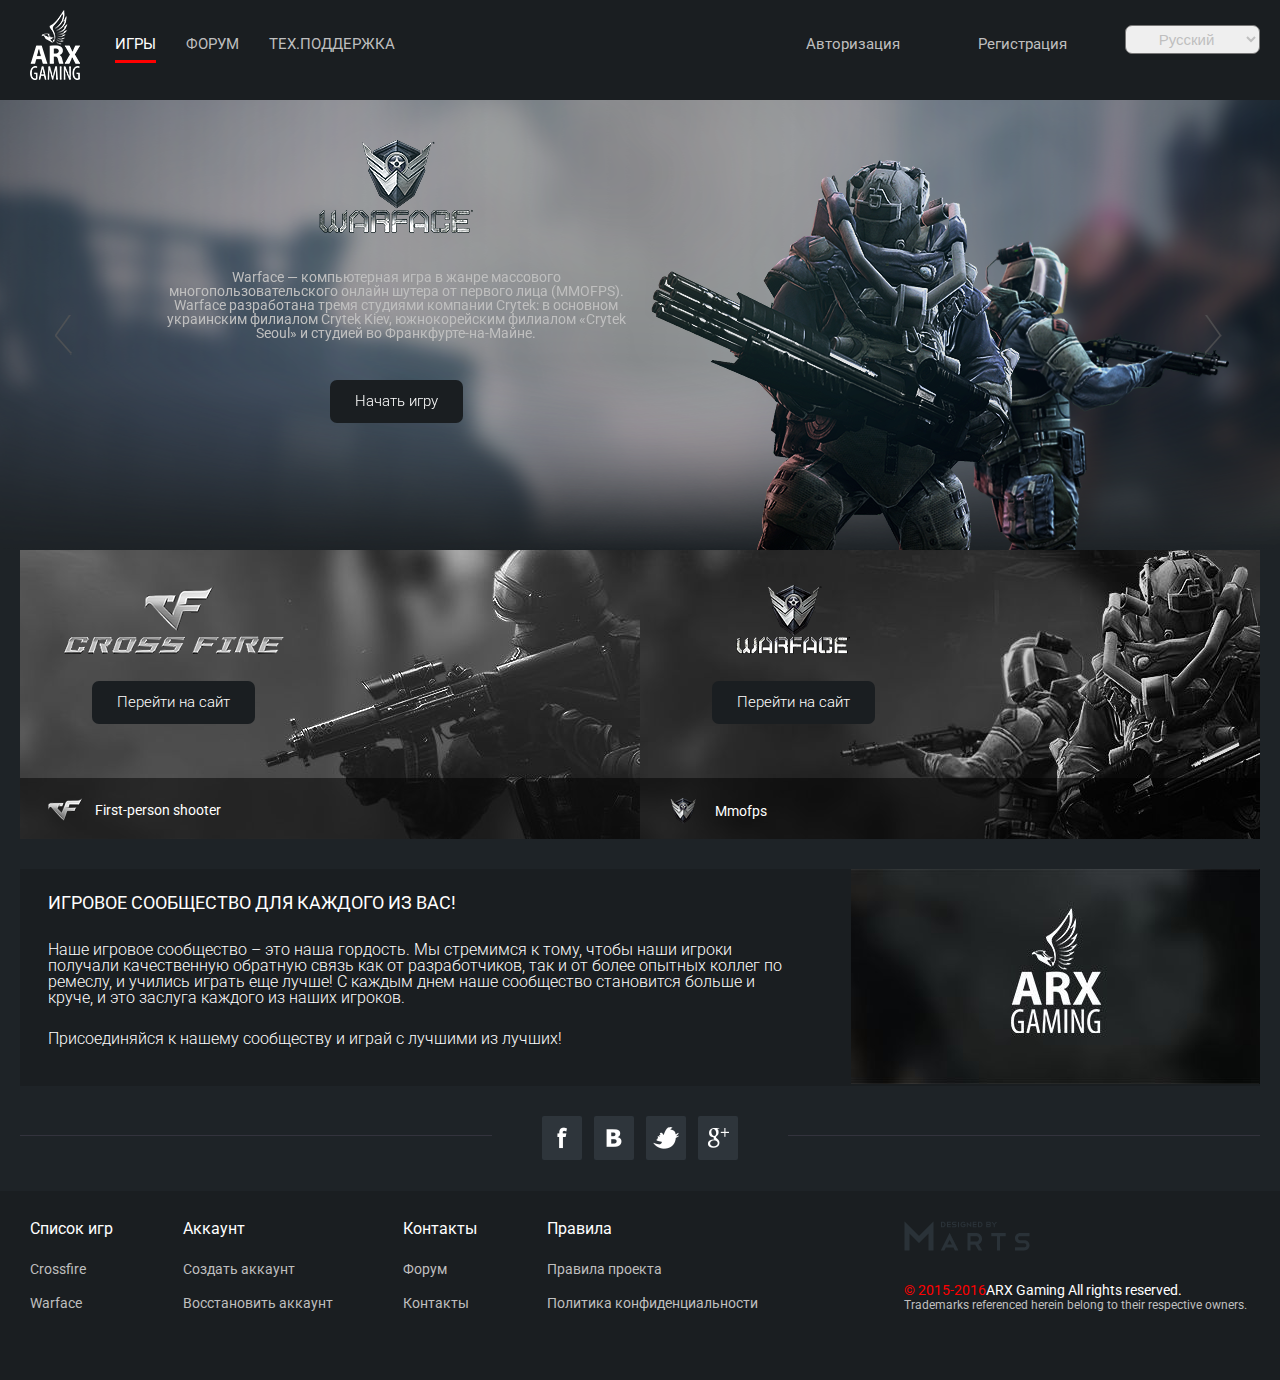
<file: index.html>
<!DOCTYPE html>
<html lang="ru">
<head>
  <meta charset="UTF-8">
  <meta name="vieport"
	content="width=device-width,
		initial-scale=1">
  <link href='https://fonts.googleapis.com/css?family=Roboto:400,300&subset=latin,cyrillic-ext' rel='stylesheet' type='text/css'>
  <link href="css/reset.css" rel="stylesheet">
  <link href="css/layout.css" rel="stylesheet">
  <link href="css/module.css" rel="stylesheet">
  <link href="css/state.css" rel="stylesheet">
  <link rel="stylesheet" type="text/css" href="slick/slick.css"/>
  <link rel="stylesheet" type="text/css" href="slick/slick-theme.css"/>
  <title>Main page</title>
</head>
<body>
  <header class="l-header">
    <div class="l-container clearfix">
      <div class="logo"><img src="img/logo.png" alt="" /></div>
      <nav class="main-menu">
        <ul class="menu-container">
          <li class="menu-item active"><a class="item-link" href="#">Игры</a></li>
          <li class="menu-item"><a class="item-link" href="#">Форум</a></li>
          <li class="menu-item"><a class="item-link" href="#">Тех.поддержка</a></li>
        </ul>
      </nav>
      <div class="user-block">
      <a class="user-link" href="#">Авторизация</a>
      <a class="user-link" href="#">Регистрация</a>
      <!-- <div class="lang"> -->
        <select class="lang" name="lang">
          <option class="rus" value="rus"><a href="#" class="lang-link">Русский</a></option>
          <option class="eng" value="eng"><a href="#" class="lang-link">Английский</a></option>
        </select>
      <!-- </div> -->
      </div>
    </div>
  </header>

  <div class="l-main">
      <div class="main-slider">
        <div class="slide slide1">
          <div class="l-container">
            <div class="slide-cont">
            <div class="slide-logo">
              <img src="img/slwf.png" alt="" />
            </div>
            <div class="slide-text">
              Warface — компьютерная игра в жанре массового многопользовательского онлайн шутера от первого лица (MMOFPS). Warface разработана тремя студиями компании Crytek: в основном украинским филиалом Crytek Kiev, южнокорейским филиалом «Crytek Seoul» и студией во Франкфурте-на-Майне.
            </div>
            <a class="btn" href="#">Начать игру</a>
          </div>
          <img src="img/sol1.png" alt="" />
          </div>
        </div>
        <div class="slide slide2">
          <div class="l-container">
            <div class="slide-cont">
            <div class="slide-logo">
              <img src="img/cross.png" alt="" />
            </div>
            <div class="slide-text">
              Cross Fire - захватывающий MMO-шутер со множеством игровых режимов и уникальных возможностей. Играйте за военные отряды на стороне человечества или уничтожайте людей в роли кровожадного мутанта: выбор за вами!
            </div>
            <a class="btn" href="#">Начать игру</a>
          </div>
          <img src="img/sol2.png" alt="" />
        </div>
        </div>

        </div>
    </div>

    <div class="l-container l-games clearfix">
      <div class="games-item cf">
        <div class="games-top">
          <div class="game-top-cont">
          <div class="games-logo"><img src="img/cf.png" alt="" /></div>
          <a class="btn" href="#">Перейти на сайт</a>
        </div>
        </div>
        <div class="games-bottom">
          <div class="games-mini-logo"><i class="sprite sprite-minicf"></i></div>
          <div class="games-bottom-text">First-person shooter</div>
        </div>
      </div>
      <div class="games-item wf">
        <div class="games-top">
          <div class="game-top-cont">
          <div class="games-logo"><img src="img/wf.png" alt="" /></div>
          <a class="btn" href="#">Перейти на сайт</a>
          </div>
        </div>
        <div class="games-bottom">
          <div class="games-mini-logo"><i class="sprite sprite-miniwf"></i></div>
          <div class="games-bottom-text">Mmofps</div>
        </div>
      </div>
    </div>

    <div class="l-container l-about clearfix">
      <div class="about-img"><img src="img/arx.jpg" alt="" /></div>
      <div class="about-text">
        <div class="about-text-title">Игровое сообщество для каждого из вас!</div>
        <div class="about-text-cont">Наше игровое сообщество – это наша гордость. Мы стремимся к тому, чтобы наши игроки получали качественную обратную связь как от разработчиков, так и от более опытных коллег по ремеслу, и учились играть еще лучше! С каждым днем наше сообщество становится больше и круче, и это заслуга каждого из наших игроков.</div>
        <div class="about-text-cont">Присоединяйся к нашему сообществу и играй с лучшими из лучших!</div>
      </div>

    </div>

    <div class="l-container l-social">
      <div class="social-cont">
        <a class="social-btn" href="#"><i class="sprite sprite-fb"></i></a>
        <a class="social-btn" href="#"><i class="sprite sprite-vk"></i></a>
        <a class="social-btn" href="#"><i class="sprite sprite-tw"></i></a>
        <a class="social-btn" href="#"><i class="sprite sprite-google"></i></a>
      </div>
    </div>

    <footer class="l-footer">
      <div class="l-container l-footer-items">
        <div class="footer-item">
          <div class="footer-title">Список игр</div>
          <ul class="footer-list">
            <li class="footer-list-item"><a class="footer-item-link" href="#">Crossfire</a></li>
            <li class="footer-list-item"><a class="footer-item-link" href="#">Warface</a></li>
          </ul>
        </div>
        <div class="footer-item">
          <div class="footer-title">Аккаунт</div>
          <ul class="footer-list">
            <li class="footer-list-item"><a class="footer-item-link" href="#">Создать аккаунт</a></li>
            <li class="footer-list-item"><a class="footer-item-link" href="#">Восстановить аккаунт</a></li>
          </ul>
        </div>
        <div class="footer-item">
          <div class="footer-title">Контакты</div>
          <ul class="footer-list">
            <li class="footer-list-item"><a class="footer-item-link" href="#">Форум</a></li>
            <li class="footer-list-item"><a class="footer-item-link" href="#">Контакты</a></li>
          </ul>
        </div>
        <div class="footer-item">
          <div class="footer-title">Правила</div>
          <ul class="footer-list">
            <li class="footer-list-item"><a class="footer-item-link" href="#">Правила проекта</a></li>
            <li class="footer-list-item"><a class="footer-item-link" href="#">Политика конфиденциальности</a></li>
          </ul>
        </div>
        <div class="footer-item copyrights">
          <div class="des-link"><a href="#"></a></div>
          <div class="copyrights-text"><span class="red">&copy; 2015-2016</span>ARX Gaming All rights reserved.</div>
          <div class="copyrights-text-bottom">Trademarks referenced herein belong to their respective owners.</div>
        </div>
      </div>
    </footer>
  </div>























  <!-- <i class="sprite sprite-fb"></i>
<i class="sprite sprite-google"></i>
<i class="sprite sprite-marts1"></i>
<i class="sprite sprite-marts2"></i>
<i class="sprite sprite-minicf"></i>
<i class="sprite sprite-miniwf"></i>
<i class="sprite sprite-tw"></i>
<i class="sprite sprite-vk"></i> -->
  <!--  -->
  <script type="text/javascript" src="slick/jquery-1.11.0.min.js"></script>
  <script type="text/javascript" src="slick/jquery-migrate-1.2.1.min.js"></script>
  <script type="text/javascript" src="slick/slick.min.js"></script>
  <script type="text/javascript">
    $(document).ready(function(){
    $('.main-slider').slick({
      infinite: true,
      autoplay: true,
      arrows: true
    });
    });
  </script>
</body>
</html>
</file>
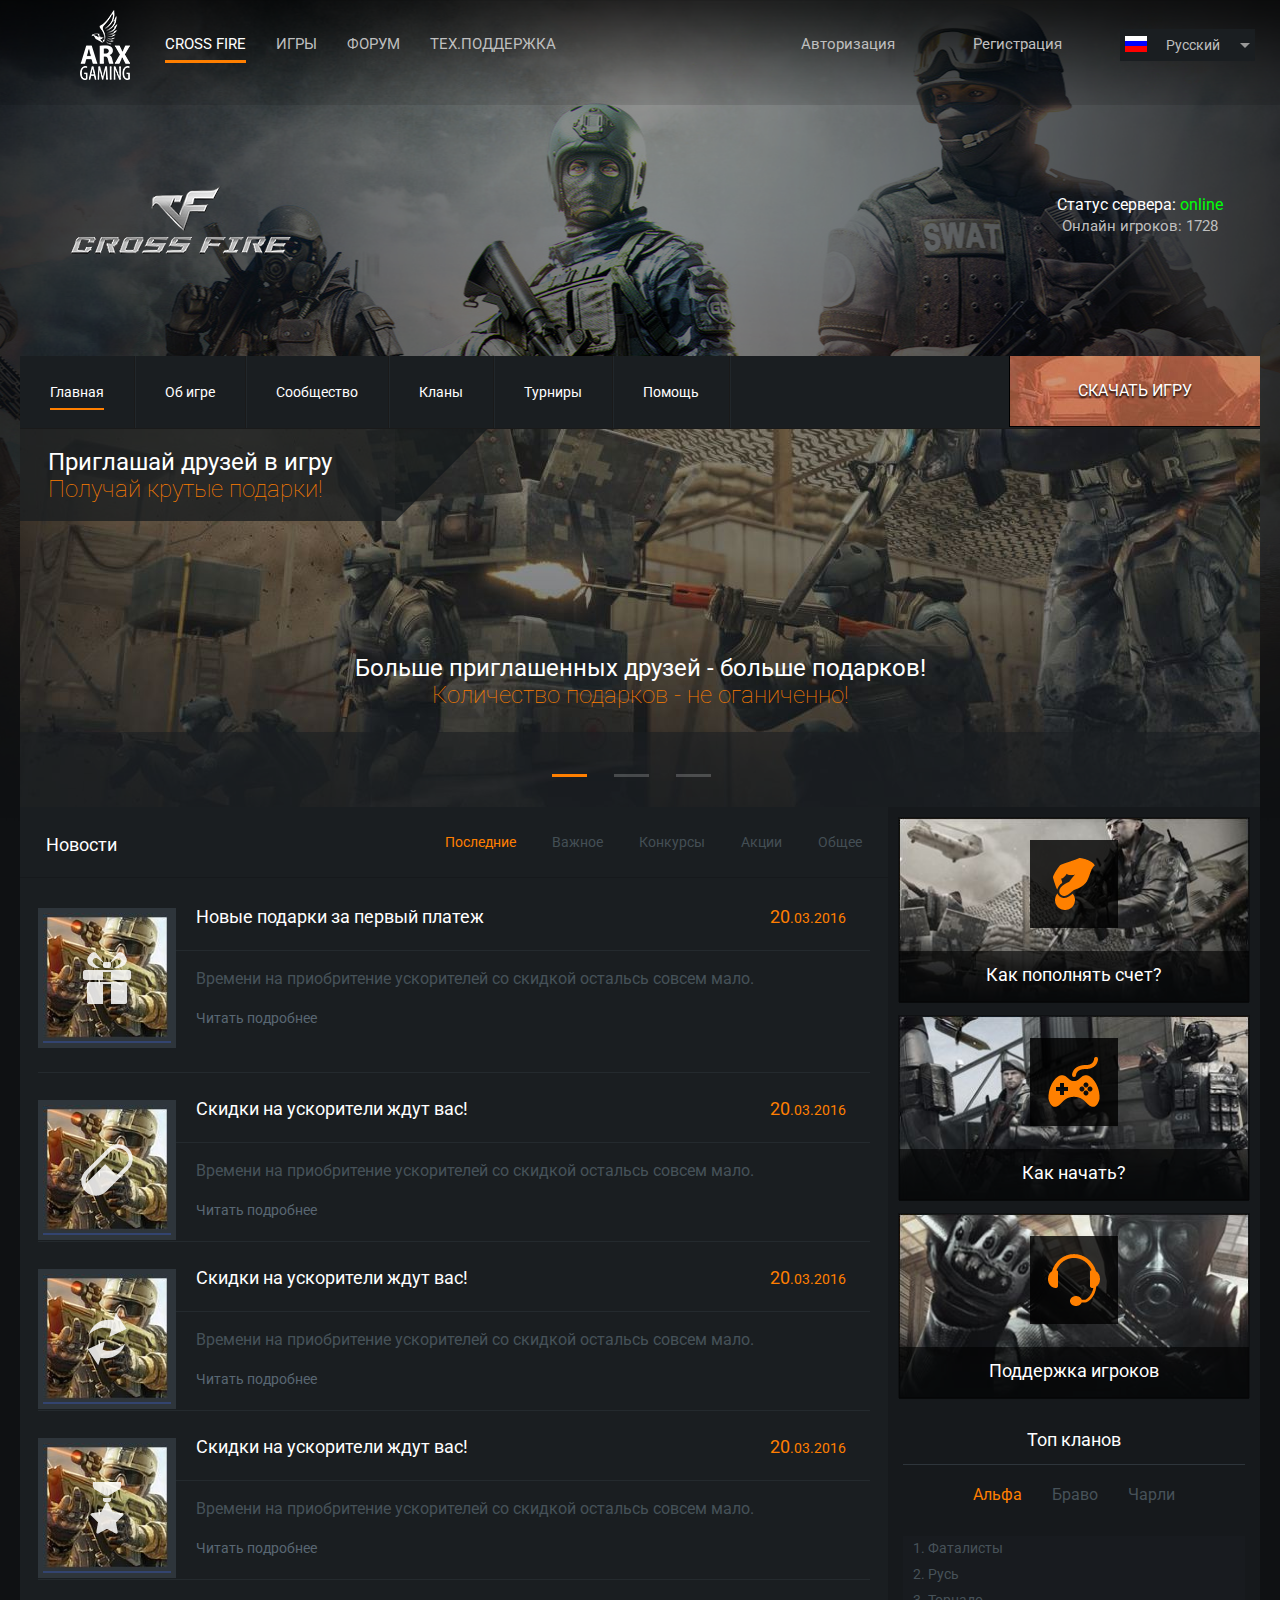
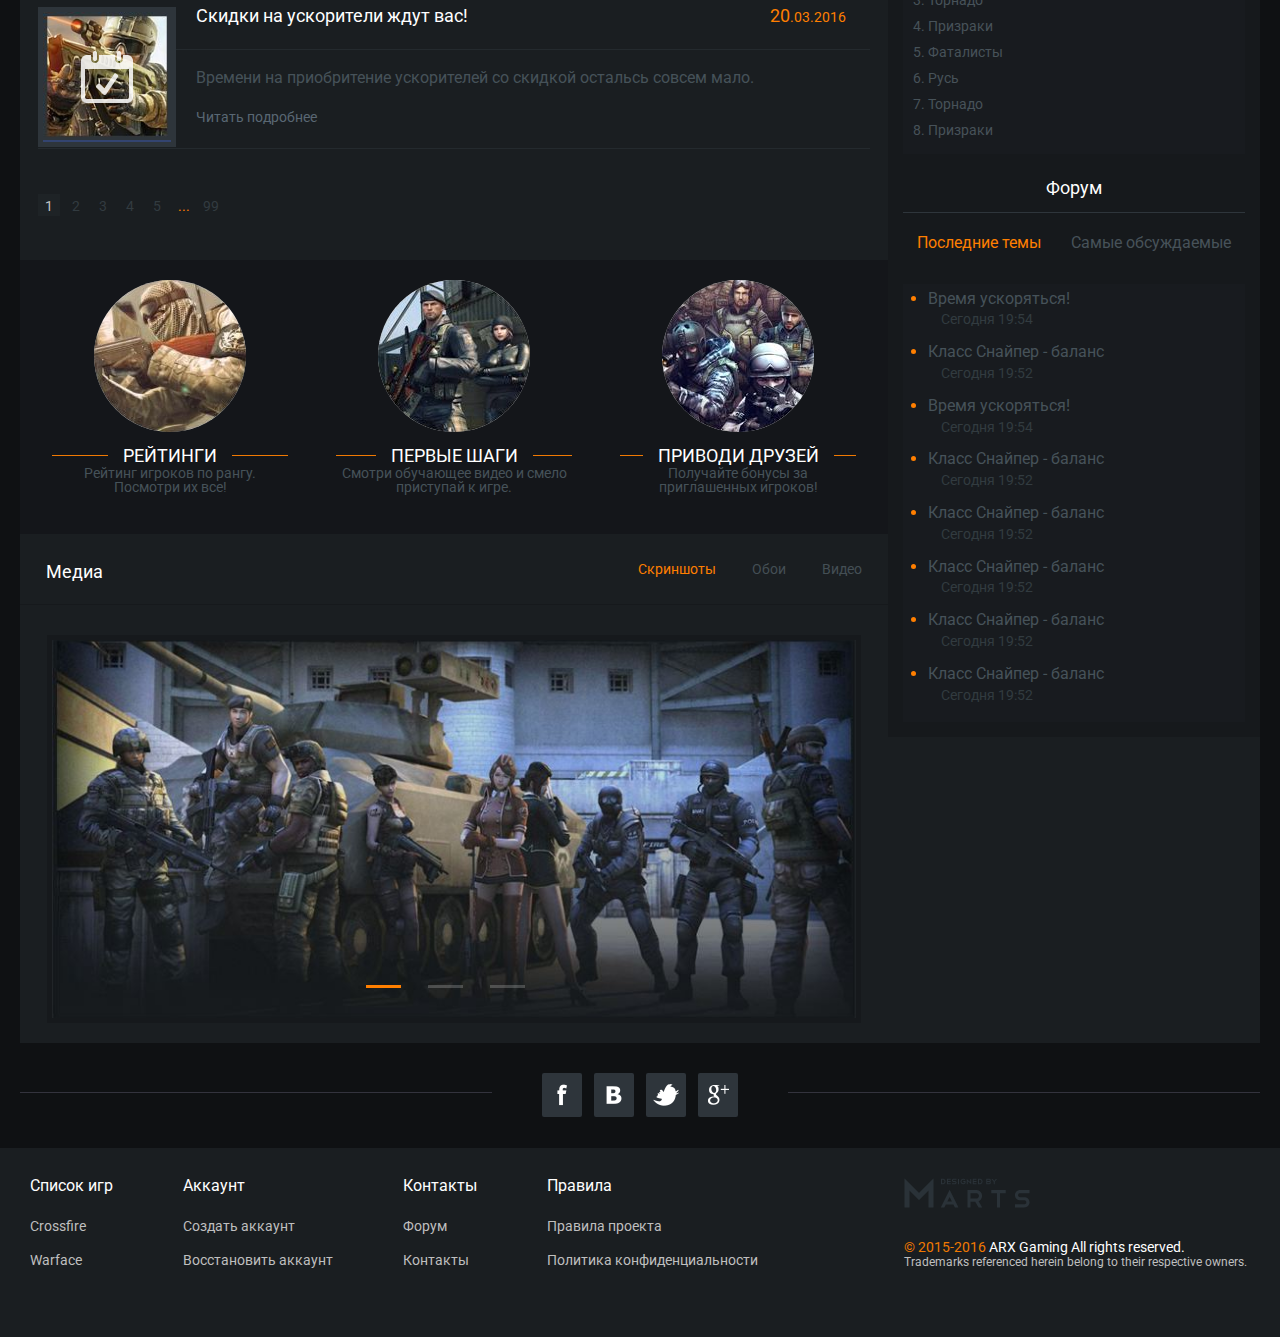
<file: cf.html>
<!DOCTYPE html>
<html lang="ru">

<head>
    <meta charset="UTF-8">
    <meta name="viewport" content="width=device-width, initial-scale=1">
    <link href="https://fonts.googleapis.com/css?family=Roboto&subset=latin,cyrillic" rel="stylesheet" type="text/css">
    <link href="content/css/reset.css" rel="stylesheet">
    <link href="content/css/layout.css" rel="stylesheet">
    <link href="content/css/module.css" rel="stylesheet">
    <link href="content/css/state.css" rel="stylesheet">
    <link href="content/css/jquery.formstyler.css" rel="stylesheet" />
    <link rel="stylesheet" type="text/css" href="content/slick/slick.css" />
    <link rel="stylesheet" type="text/css" href="content/slick/slick-theme.css" />
    <title>Main page</title>
</head>

<body class="l-cf-bg">
    <header class="l-header">
        <div class="l-container clearfix">
            <div class="logo"><a href="/"><img src="content/img/logo.png" alt="" /></a></div>
            <div class="user-block">
                <a class="user-link" href="#">Авторизация</a>
                <a class="user-link" href="#">Регистрация</a>
                <div class="lang">
                    <select>
                        <option class="lang-ru">Русский</option>
                        <option class="lang-en">English</option>
                    </select>

                </div>
            </div>
            <nav class="main-menu">
                <ul class="menu-container">
                    <li class="menu-item active"><a class="item-link" href="#">Cross fire</a></li>
                    <li class="menu-item"><a class="item-link" href="#">Игры</a></li>
                    <li class="menu-item"><a class="item-link" href="#">Форум</a></li>
                    <li class="menu-item"><a class="item-link" href="#">Тех.поддержка</a></li>
                </ul>
            </nav>

        </div>
    </header>

    <div class="l-container big-logo">
      <div class="big-logo-cont"><img src="content/img/cf.png" alt="" /></div>
      <div class="server-status">
        Статус сервера: <span class="greentxt"> online</span><div class="count-pl">Онлайн игроков: 1728</div>
      </div>
    </div>

    <div class="l-container l-main-nav clearfix">
      <a class="download-btn" href="#">Скачать игру</a>
          <div class="m-menu">
            <div class="m-menu-bar">
              <button class="m-menu-btn" id="mmbtn" type="button">
                <span class="icon-bar"></span>
                <span class="icon-bar"></span>
                <span class="icon-bar"></span>
              </button>
            </div>
            <ul class="m-menu-list" id="list">
              <li class="m-menu-item m-menu-item-active"><span>Главная</span></li>
              <li class="m-menu-item"><a class="m-menu-item-link" href="#">Об игре</a></li>
              <li class="m-menu-item"><a class="m-menu-item-link" href="#">Сообщество</a></li>
              <li class="m-menu-item"><a class="m-menu-item-link" href="#">Кланы</a></li>
              <li class="m-menu-item"><a class="m-menu-item-link" href="#">Турниры</a></li>
              <li class="m-menu-item"><a class="m-menu-item-link" href="#">Помощь</a></li>
            </ul>
          </div>


    </div>

    <div class="l-container l-news-slider">

        <div class="news-slider">
            <input type="radio" id="news-1" name="newstoggle" checked>
            <input type="radio" id="news-2" name="newstoggle">
            <input type="radio" id="news-3" name="newstoggle">
            <div class="news-slider-controls">
                <label class="news-slider-controls-btn1" for="news-1"></label>
                <label class="news-slider-controls-btn2" for="news-2"></label>
                <label class="news-slider-controls-btn3" for="news-3"></label>
            </div>
            <div class="news-slides">
                <div class="news-slide">
                    <div class="cf-news-slide-snip">
                        <h2 class="news-slide-title">Приглашай друзей в игру</h2>
                        <p class="news-slide-text">Получай крутые подарки!</p>
                    </div>
                    <div class="cf-news-slide-bottom-snip">
                      <h2 class="news-slide-title">Больше приглашенных друзей - больше подарков!</h2>
                      <p class="news-slide-text">Количество подарков - не оганиченно!</p>
                    </div>
                </div>
                <div class="news-slide">
                    <div class="cf-news-slide-snip">
                        <h2 class="news-slide-title">Приглашай друзей в игру</h2>
                        <p class="news-slide-text">Получай крутые подарки!</p>
                    </div>
                    <div class="cf-news-slide-bottom-snip">
                      <h2 class="news-slide-title">Больше приглашенных друзей - больше подарков!</h2>
                      <p class="news-slide-text">Количество подарков - не оганиченно!</p>
                    </div>
                </div>
                <div class="news-slide">
                    <div class="cf-news-slide-snip">
                        <h2 class="news-slide-title">Приглашай друзей в игру</h2>
                        <p class="news-slide-text">Получай крутые подарки!</p>
                    </div>
                    <div class="cf-news-slide-bottom-snip">
                      <h2 class="news-slide-title">Больше приглашенных друзей - больше подарков!</h2>
                      <p class="news-slide-text">Количество подарков - не оганиченно!</p>
                    </div>
                </div>
            </div>
        </div>
    </div>

    <div class="l-container l-cf-wrapper clearfix">

        <div class="l-news-content">
            <div class="sorting-row clearfix">
                <div class="sorting-title">Новости</div>
                <ul class="sorting-items">
                    <li class="sorting-item active-sort-item"><a class="sorting-link" href="#">Последние</a></li>
                    <li class="sorting-item"><a class="sorting-link" href="#">Важное</a></li>
                    <li class="sorting-item"><a class="sorting-link" href="#">Конкурсы</a></li>
                    <li class="sorting-item"><a class="sorting-link" href="#">Акции</a></li>
                    <li class="sorting-item"><a class="sorting-link" href="#">Общее</a></li>
                </ul>
            </div>
            <div class="cf-border"></div>


            <div class="news-block">
                <div class="news-item clearfix">
                    <div class="news-pic prise"><img src="content/img/news1.jpg" alt="" /></div>
                    <div class="news-text">
                        <div class="news-head">
                            <div class="news-date"><span class="date-num">20</span>.03.2016</div>
                            <div class="news-title">Новые подарки за первый платеж</div>
                        </div>
                        <div class="news-body">
                            <div class="news-preview">Времени на приобритение ускорителей со скидкой остальсь совсем мало.</div>
                            <a class="read-more" href="#">Читать подробнее</a>
                        </div>

                    </div>
                </div>
                <div class="news-item">
                    <div class="news-pic caps"><img src="content/img/news1.jpg" alt="" /></div>
                    <div class="news-text">
                        <div class="news-head">
                            <div class="news-date"><span class="date-num">20</span>.03.2016</div>
                            <div class="news-title">Скидки на ускорители ждут вас!</div>
                        </div>
                        <div class="news-body">
                            <div class="news-preview">Времени на приобритение ускорителей со скидкой остальсь совсем мало.</div>
                            <a class="read-more" href="#">Читать подробнее</a>
                        </div>

                    </div>
                </div>
                <div class="news-item">
                    <div class="news-pic refresh"><img src="content/img/news1.jpg" alt="" /></div>
                    <div class="news-text">
                        <div class="news-head">
                            <div class="news-date"><span class="date-num">20</span>.03.2016</div>
                            <div class="news-title">Скидки на ускорители ждут вас!</div>
                        </div>
                        <div class="news-body">
                            <div class="news-preview">Времени на приобритение ускорителей со скидкой остальсь совсем мало.</div>
                            <a class="read-more" href="#">Читать подробнее</a>
                        </div>

                    </div>
                </div>
                <div class="news-item">
                    <div class="news-pic awards"><img src="content/img/news1.jpg" alt="" /></div>
                    <div class="news-text">
                        <div class="news-head">
                            <div class="news-date"><span class="date-num">20</span>.03.2016</div>
                            <div class="news-title">Скидки на ускорители ждут вас!</div>
                        </div>
                        <div class="news-body">
                            <div class="news-preview">Времени на приобритение ускорителей со скидкой остальсь совсем мало.</div>
                            <a class="read-more" href="#">Читать подробнее</a>
                        </div>

                    </div>
                </div>
                <div class="news-item">
                    <div class="news-pic calendar"><img src="content/img/news1.jpg" alt="" /></div>
                    <div class="news-text">
                        <div class="news-head">
                            <div class="news-date"><span class="date-num">20</span>.03.2016</div>
                            <div class="news-title">Скидки на ускорители ждут вас!</div>
                        </div>
                        <div class="news-body">
                            <div class="news-preview">Времени на приобритение ускорителей со скидкой остальсь совсем мало.</div>
                            <a class="read-more" href="#">Читать подробнее</a>
                        </div>

                    </div>
                </div>
                <ul class="pagination">
                    <li class="page-number"><a class="page-link current-page" href="#">1</a></li>
                    <li class="page-number"><a class="page-link" href="#">2</a></li>
                    <li class="page-number"><a class="page-link" href="#">3</a></li>
                    <li class="page-number"><a class="page-link" href="#">4</a></li>
                    <li class="page-number"><a class="page-link" href="#">5</a></li>
                    <li class="page-number"><a class="page-link-dots" href="#">...</a></li>
                    <li class="page-number"><a class="page-link" href="#">99</a></li>
                </ul>
            </div>

            <div class="promo">
                <div class="promo-item">
                    <div class="promo-pic">
                        <a href="#"><img src="content/img/cfpromo1.jpg" alt="" /></a>
                    </div>
                    <div class="promo-title"><h3>Рейтинги</h3></div>
                    <div class="promo-text">Рейтинг игроков по рангу. Посмотри их все!</div>
                </div>
                <div class="promo-item">
                    <div class="promo-pic">
                        <a href="#"><img src="content/img/cfpromo2.jpg" alt="" /></a>
                    </div>
                    <div class="promo-title"><h3>Первые шаги</h3></div>
                    <div class="promo-text">Смотри обучающее видео и смело приступай к игре.</div>
                </div>
                <div class="promo-item">
                    <div class="promo-pic">
                        <a href="#"><img src="content/img/cfpromo3.jpg" alt="" /></a>
                    </div>
                    <div class="promo-title"><h3>Приводи друзей</h3></div>
                    <div class="promo-text">Получайте бонусы за приглашенных игроков!</div>
                </div>
            </div>
            <div class="sorting-row clearfix">
                <div class="sorting-title">Медиа</div>
                <ul class="sorting-items" id="gallery_tabs">
                    <li class="sorting-item active-sort-item"><a class="sorting-link" href="#screen">Скриншоты</a></li>
                    <li class="sorting-item"><a class="sorting-link" href="#wall">Обои</a></li>
                    <li class="sorting-item"><a class="sorting-link" href="#video">Видео</a></li>
                </ul>
            </div>
            <div class="cf-border"></div>

            <div class="slider-bottom" id="gallery_tabs_content">
                <div class="media-slider tab" id="screen">
                    <input type="radio" id="media-1" name="mediatoggle" checked>
                    <input type="radio" id="media-2" name="mediatoggle">
                    <input type="radio" id="media-3" name="mediatoggle">
                    <div class="media-slider-controls">
                        <label class="media-slider-controls-btn1" for="media-1"></label>
                        <label class="media-slider-controls-btn2" for="media-2"></label>
                        <label class="media-slider-controls-btn3" for="media-3"></label>
                    </div>
                    <div class="media-slides">
                        <div class="media-slide">

                        </div>
                        <div class="media-slide">

                        </div>
                        <div class="media-slide">

                        </div>
                    </div>
                </div>
                <div class="tab" id="wall">Обои</div>
                <div class="tab" id="video">Видео</div>
            </div>

        </div>

        <aside class="l-sidebar">
            <div class="sidebar-section">
                <a class="section-link" href="#"></a>
                <div class="section-title"><h3>Как пополнять счет?</h3></div>
            </div>
            <div class="sidebar-section">
                <a class="section-link" href="#"></a>
                <div class="section-title"><h3>Как начать?</h3></div>
            </div>
            <div class="sidebar-section">
                <a class="section-link" href="#"></a>
                <div class="section-title"><h3>Поддержка игроков</h3></div>
            </div>

            <div class="game-data players-rating">
                <div class="game-data-title">Топ кланов</div>
                <div class="tabs">
                  <a class="tab-link current-sort-item" href="#">Альфа</a>
                  <a class="tab-link" href="#">Браво</a>
                  <a class="tab-link" href="#">Чарли</a>
                </div>
                <div class="data-list">
                  <ol class="players-list">
                    <li class="players-list-item">Фаталисты</li>
                    <li class="players-list-item">Русь</li>
                    <li class="players-list-item">Торнадо</li>
                    <li class="players-list-item">Призраки</li>
                    <li class="players-list-item">Фаталисты</li>
                    <li class="players-list-item">Русь</li>
                    <li class="players-list-item">Торнадо</li>
                    <li class="players-list-item">Призраки</li>
                  </ol>
                </div>

            </div>

            <div class="game-data forum-news">
                <div class="game-data-title forum-data-title">Форум</div>
                <div class="tabs">
                  <a class="tab-link current-sort-item" href="#">Последние темы</a>
                  <a class="tab-link" href="#">Самые обсуждаемые</a>
                </div>
                <div class="data-list">
                  <ul class="forum-list">
                    <li class="forum-list-item"><a class="forum-list-item-link" href="#">Время ускоряться!</a><div class="forum-date">Сегодня 19:54</div></li>
                    <li class="forum-list-item"><a class="forum-list-item-link" href="#">Класс Снайпер - баланс</a><div class="forum-date">Сегодня 19:52</div></li>
                    <li class="forum-list-item"><a class="forum-list-item-link" href="#">Время ускоряться!</a><div class="forum-date">Сегодня 19:54</div></li>
                    <li class="forum-list-item"><a class="forum-list-item-link" href="#">Класс Снайпер - баланс</a><div class="forum-date">Сегодня 19:52</div></li>
                    <li class="forum-list-item"><a class="forum-list-item-link" href="#">Класс Снайпер - баланс</a><div class="forum-date">Сегодня 19:52</div></li>
                    <li class="forum-list-item"><a class="forum-list-item-link" href="#">Класс Снайпер - баланс</a><div class="forum-date">Сегодня 19:52</div></li>
                    <li class="forum-list-item"><a class="forum-list-item-link" href="#">Класс Снайпер - баланс</a><div class="forum-date">Сегодня 19:52</div></li>
                    <li class="forum-list-item"><a class="forum-list-item-link" href="#">Класс Снайпер - баланс</a><div class="forum-date">Сегодня 19:52</div></li>
                  </ul>
                </div>

            </div>

        </aside>

    </div>

    <div class="l-container l-social">
      <div class="social-cont">
        <a class="social-btn fb" href="#"><i class="sprite sprite-fb"></i></a>
        <a class="social-btn vk" href="#"><i class="sprite sprite-vk"></i></a>
        <a class="social-btn tw" href="#"><i class="sprite sprite-tw"></i></a>
        <a class="social-btn gl" href="#"><i class="sprite sprite-google"></i></a>
      </div>
    </div>

    <footer class="l-footer">
        <div class="l-container l-footer-items">
            <div class="footer-item">
                <div class="footer-title">Список игр</div>
                <ul class="footer-list">
                    <li class="footer-list-item"><a class="footer-item-link" href="#">Crossfire</a></li>
                    <li class="footer-list-item"><a class="footer-item-link" href="#">Warface</a></li>
                </ul>
            </div>
            <div class="footer-item">
                <div class="footer-title">Аккаунт</div>
                <ul class="footer-list">
                    <li class="footer-list-item"><a class="footer-item-link" href="#">Создать аккаунт</a></li>
                    <li class="footer-list-item"><a class="footer-item-link" href="#">Восстановить аккаунт</a></li>
                </ul>
            </div>
            <div class="footer-item">
                <div class="footer-title">Контакты</div>
                <ul class="footer-list">
                    <li class="footer-list-item"><a class="footer-item-link" href="#">Форум</a></li>
                    <li class="footer-list-item"><a class="footer-item-link" href="#">Контакты</a></li>
                </ul>
            </div>
            <div class="footer-item">
                <div class="footer-title">Правила</div>
                <ul class="footer-list">
                    <li class="footer-list-item"><a class="footer-item-link" href="#">Правила проекта</a></li>
                    <li class="footer-list-item"><a class="footer-item-link" href="#">Политика конфиденциальности</a></li>
                </ul>
            </div>
            <div class="footer-item copyrights">
                <div class="des-link">
                    <a href="#"></a>
                </div>
                <div class="copyrights-text"><span class="orange">&copy; 2015-2016 </span>ARX Gaming All rights reserved.</div>
                <div class="copyrights-text-bottom">Trademarks referenced herein belong to their respective owners.</div>
            </div>
        </div>
    </footer>

    <!-- <i class="sprite sprite-fb"></i>
<i class="sprite sprite-google"></i>
<i class="sprite sprite-marts1"></i>
<i class="sprite sprite-marts2"></i>
<i class="sprite sprite-minicf"></i>
<i class="sprite sprite-miniwf"></i>
<i class="sprite sprite-tw"></i>
<i class="sprite sprite-vk"></i> -->
    <!--  -->
    <script src="content/slick/jquery-1.11.0.min.js"></script>
    <script src="content/slick/jquery-migrate-1.2.1.min.js"></script>
    <script src="content/slick/slick.min.js"></script>
    <script src="content/js/jquery.formstyler.js"></script>
    <script src="content/js/m-nav.js"></script>
    <script src="content/js/tabs.js"></script>
    <script>
        $(document).ready(function() {
            $('.main-slider').slick({
                infinite: true,
                autoplay: true,
                arrows: true
            });
        });
    </script>
    <script>
        (function($) {
            $(function() {
                $('select').styler({
                    selectSearch: true
                });
            });
        })(jQuery);
    </script>
</body>

</html>
</file>
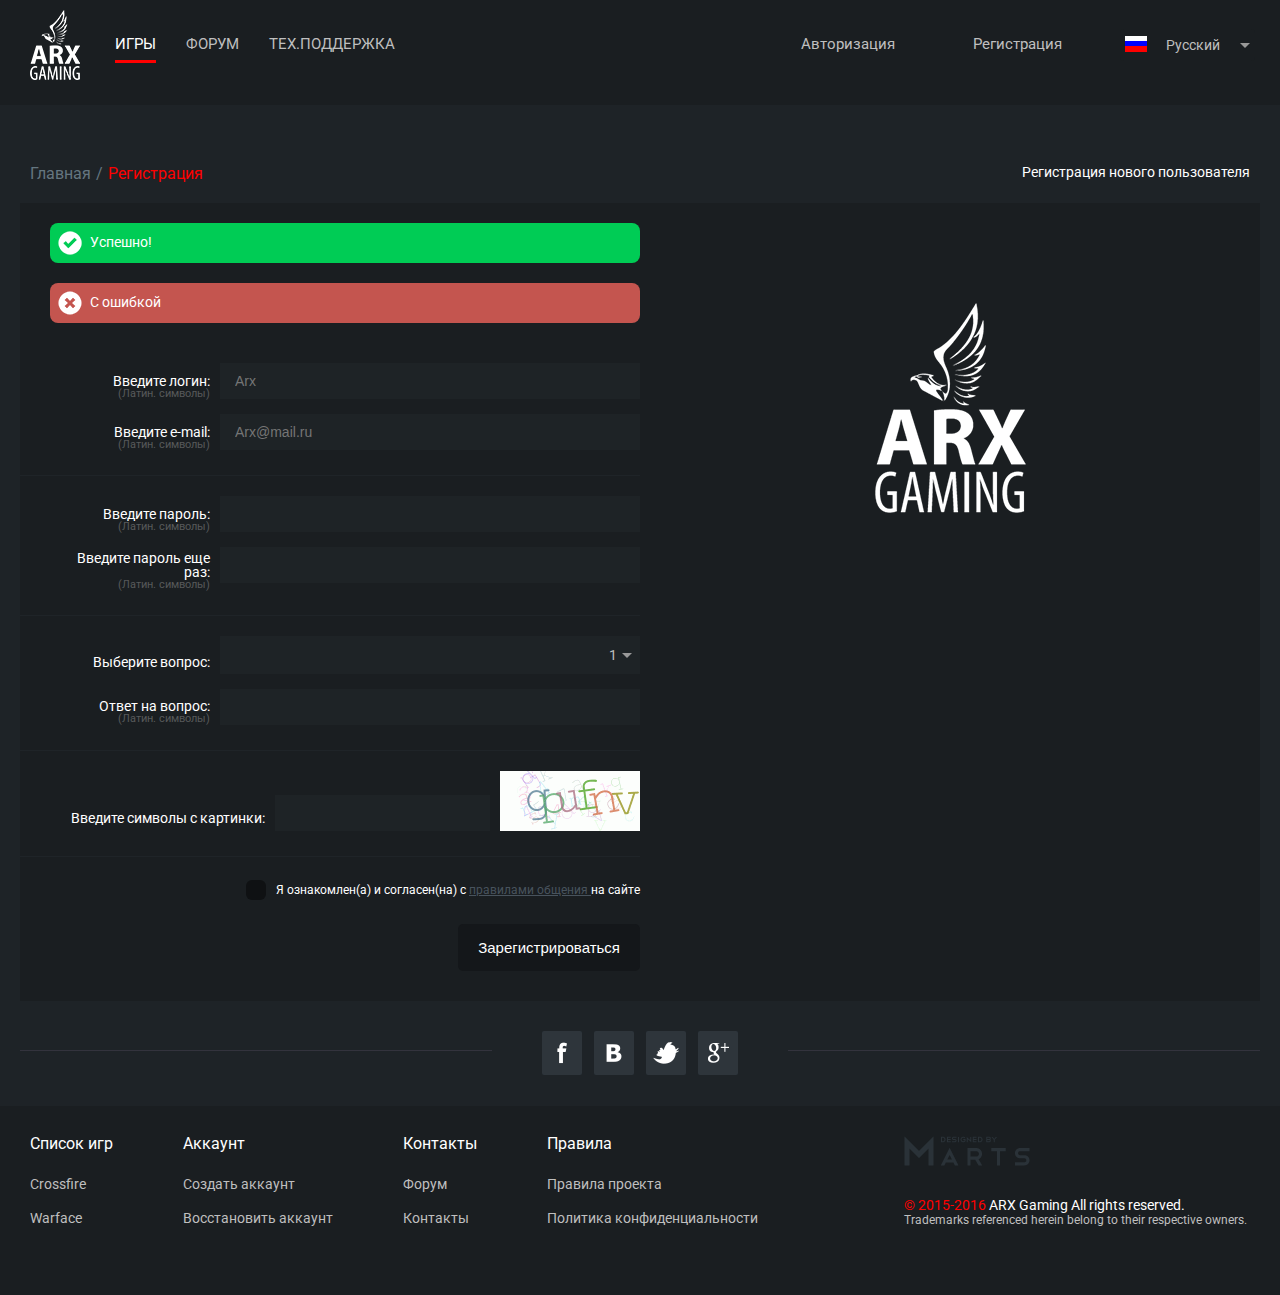
<file: signup.html>
<!DOCTYPE html>
<html lang="ru">
<head>
  <meta charset="UTF-8">
  <meta name="viewport" content="width=device-width, initial-scale=1">
  <link href='https://fonts.googleapis.com/css?family=Roboto:400,300&subset=latin,cyrillic-ext' rel='stylesheet' type='text/css'>
  <link href="content/css/reset.css" rel="stylesheet">
  <link href="content/css/layout.css" rel="stylesheet">
  <link href="content/css/module.css" rel="stylesheet">
  <link href="content/css/state.css" rel="stylesheet">
  <link href="content/css/jquery.formstyler.css" rel="stylesheet" />
  <link rel="stylesheet" type="text/css" href="content/slick/slick.css"/>
  <link rel="stylesheet" type="text/css" href="content/slick/slick-theme.css"/>
  <title>Main page</title>
</head>
<body>
  <header class="l-header">
    <div class="l-container clearfix">
      <div class="logo"><a href="/"><img src="content/img/logo.png" alt="" /></a></div>
      <div class="user-block">
        <a class="user-link" href="#">Авторизация</a>
        <a class="user-link" href="#">Регистрация</a>
        <div class="lang">
          <select>
            <option class="lang-ru">Русский</option>
            <option class="lang-en">Английский</option>
          </select>

        <!-- <div class="lang">
					<select>
						<option> Выберите язык </option>
            <option class="lang-ru">Русский</option>
						<option class="lang-en">Английский</option>
					</select>
				</div> -->
        </div>
      </div>
      <nav class="main-menu">
        <ul class="menu-container">
          <li class="menu-item active">
            <a class="item-link" href="#">Игры</a>
            <ul class="menu-container-sub">
                  <li class="menu-sub-item"><a class="menu-sub-item-link" href="#">Warface</a></li>
                  <li class="menu-sub-item"><a class="menu-sub-item-link" href="#">Crossfire</a></li>
            </ul>
          </li>
          <li class="menu-item"><a class="item-link" href="#">Форум</a></li>
          <li class="menu-item"><a class="item-link" href="#">Тех.поддержка</a></li>
        </ul>
      </nav>

    </div>
  </header>

  <div class="l-main">
      <div class="l-container signup-header clearfix">
          <ul class="breadcrumbs">
            <li class="breadcrumbs-title"><a class="breadcrumbs-link" href="/">Главная</a></li>
            <li class="breadcrumbs-title">Регистрация</li>
          </ul>
          <div class="signup-header-title">Регистрация нового пользователя</div>
      </div>

      <div class="l-container signup-cont clearfix">
        <div class="signup-form">
          <form class="reg-form" action="" method="post">
          <div class="alert success">Успешно!</div>
          <div class="alert fail">С ошибкой</div>
          <div class="signup-form-part">
            <div class="signup-label"><label for="login">Введите логин:<div class="field-subtitle">(Латин. символы)</div></label></div><input type="text" name="login" id="login" placeholder="Arx">
            <div class="signup-label"><label for="email">Введите e-mail:<div class="field-subtitle">(Латин. символы)</div></label></div><input type="email" name="email" id="email" placeholder="Arx@mail.ru">
          </div>
          <div class="signup-form-part">
            <div class="signup-label"><label for="pass">Введите пароль:<div class="field-subtitle">(Латин. символы)</div></label></div><input type="text" name="pass" id="pass">
            <div class="signup-label"><label for="pass-check">Введите пароль еще раз:<div class="field-subtitle">(Латин. символы)</div></label></div><input type="text" name="pass-check" id="pass-check">
          </div>
          <div class="signup-form-part">
            <div class="signup-label"><label for="question">Выберите вопрос:</label></div>
              <select name="question" id="question">
                <option value="1">1</option>
                <option value="2">2</option>
              </select>
            <div class="signup-label"><label for="answer">Ответ на вопрос:<div class="field-subtitle">(Латин. символы)</div></label></div><input type="text" name="answer" id="answer">
          </div>
          <div class="signup-form-part capcha clearfix">
            <div class="capcha-pic"><img src="content/img/arx.gif" alt=""></div>
            <div class="signup-label">
              <label for="capcha">Введите символы с картинки:</label>
            </div>
            <input type="text" name="capcha" id="capcha">
          </div>
          <div class="footer-signup-form">
            <input class="checkbox-signup-form" type="checkbox" id="checkbox-signup" name="agree">
            <label for="checkbox-signup">Я ознакомлен(а) и согласен(на) с <a class="form-link" href="#"> правилами общения </a> на сайте<label>
          </div>

          <div class="footer-signup-form">
          <input class="btn-submit" type="submit" value="Зарегистрироваться">
        </div>
          </form>
        </div>
        <div class="signup-logo"><img src="content/img/logosignup.png" alt=""></div>
      </div>


  </div>

    <div class="l-container l-social">
      <div class="social-cont">
        <a class="social-btn fb" href="#"><i class="sprite sprite-fb"></i></a>
        <a class="social-btn vk" href="#"><i class="sprite sprite-vk"></i></a>
        <a class="social-btn tw" href="#"><i class="sprite sprite-tw"></i></a>
        <a class="social-btn gl" href="#"><i class="sprite sprite-google"></i></a>
      </div>
    </div>

    <footer class="l-footer">
      <div class="l-container l-footer-items">
        <div class="footer-item">
          <div class="footer-title">Список игр</div>
          <ul class="footer-list">
            <li class="footer-list-item"><a class="footer-item-link" href="#">Crossfire</a></li>
            <li class="footer-list-item"><a class="footer-item-link" href="#">Warface</a></li>
          </ul>
        </div>
        <div class="footer-item">
          <div class="footer-title">Аккаунт</div>
          <ul class="footer-list">
            <li class="footer-list-item"><a class="footer-item-link" href="#">Создать аккаунт</a></li>
            <li class="footer-list-item"><a class="footer-item-link" href="#">Восстановить аккаунт</a></li>
          </ul>
        </div>
        <div class="footer-item">
          <div class="footer-title">Контакты</div>
          <ul class="footer-list">
            <li class="footer-list-item"><a class="footer-item-link" href="#">Форум</a></li>
            <li class="footer-list-item"><a class="footer-item-link" href="#">Контакты</a></li>
          </ul>
        </div>
        <div class="footer-item">
          <div class="footer-title">Правила</div>
          <ul class="footer-list">
            <li class="footer-list-item"><a class="footer-item-link" href="#">Правила проекта</a></li>
            <li class="footer-list-item"><a class="footer-item-link" href="#">Политика конфиденциальности</a></li>
          </ul>
        </div>
        <div class="footer-item copyrights">
          <div class="des-link"><a href="#"></a></div>
          <div class="copyrights-text"><span class="red">&copy; 2015-2016 </span>ARX Gaming All rights reserved.</div>
          <div class="copyrights-text-bottom">Trademarks referenced herein belong to their respective owners.</div>
        </div>
      </div>
    </footer>

  <!-- <i class="sprite sprite-fb"></i>
<i class="sprite sprite-google"></i>
<i class="sprite sprite-marts1"></i>
<i class="sprite sprite-marts2"></i>
<i class="sprite sprite-minicf"></i>
<i class="sprite sprite-miniwf"></i>
<i class="sprite sprite-tw"></i>
<i class="sprite sprite-vk"></i> -->
  <!--  -->
  <script type="text/javascript" src="content/slick/jquery-1.11.0.min.js"></script>
  <script type="text/javascript" src="content/slick/jquery-migrate-1.2.1.min.js"></script>
  <script type="text/javascript" src="content/slick/slick.min.js"></script>
  <script src="content/js/jquery.formstyler.js"></script>
  <script type="text/javascript">
    $(document).ready(function(){
    $('.main-slider').slick({
      infinite: true,
      autoplay: true,
      arrows: true
    });
    });
  </script>
	<script>
		(function($) {
		$(function() {
			$('select').styler({
				selectSearch: true
			});
		});
		})(jQuery);
	</script>
</body>
</html>
</file>
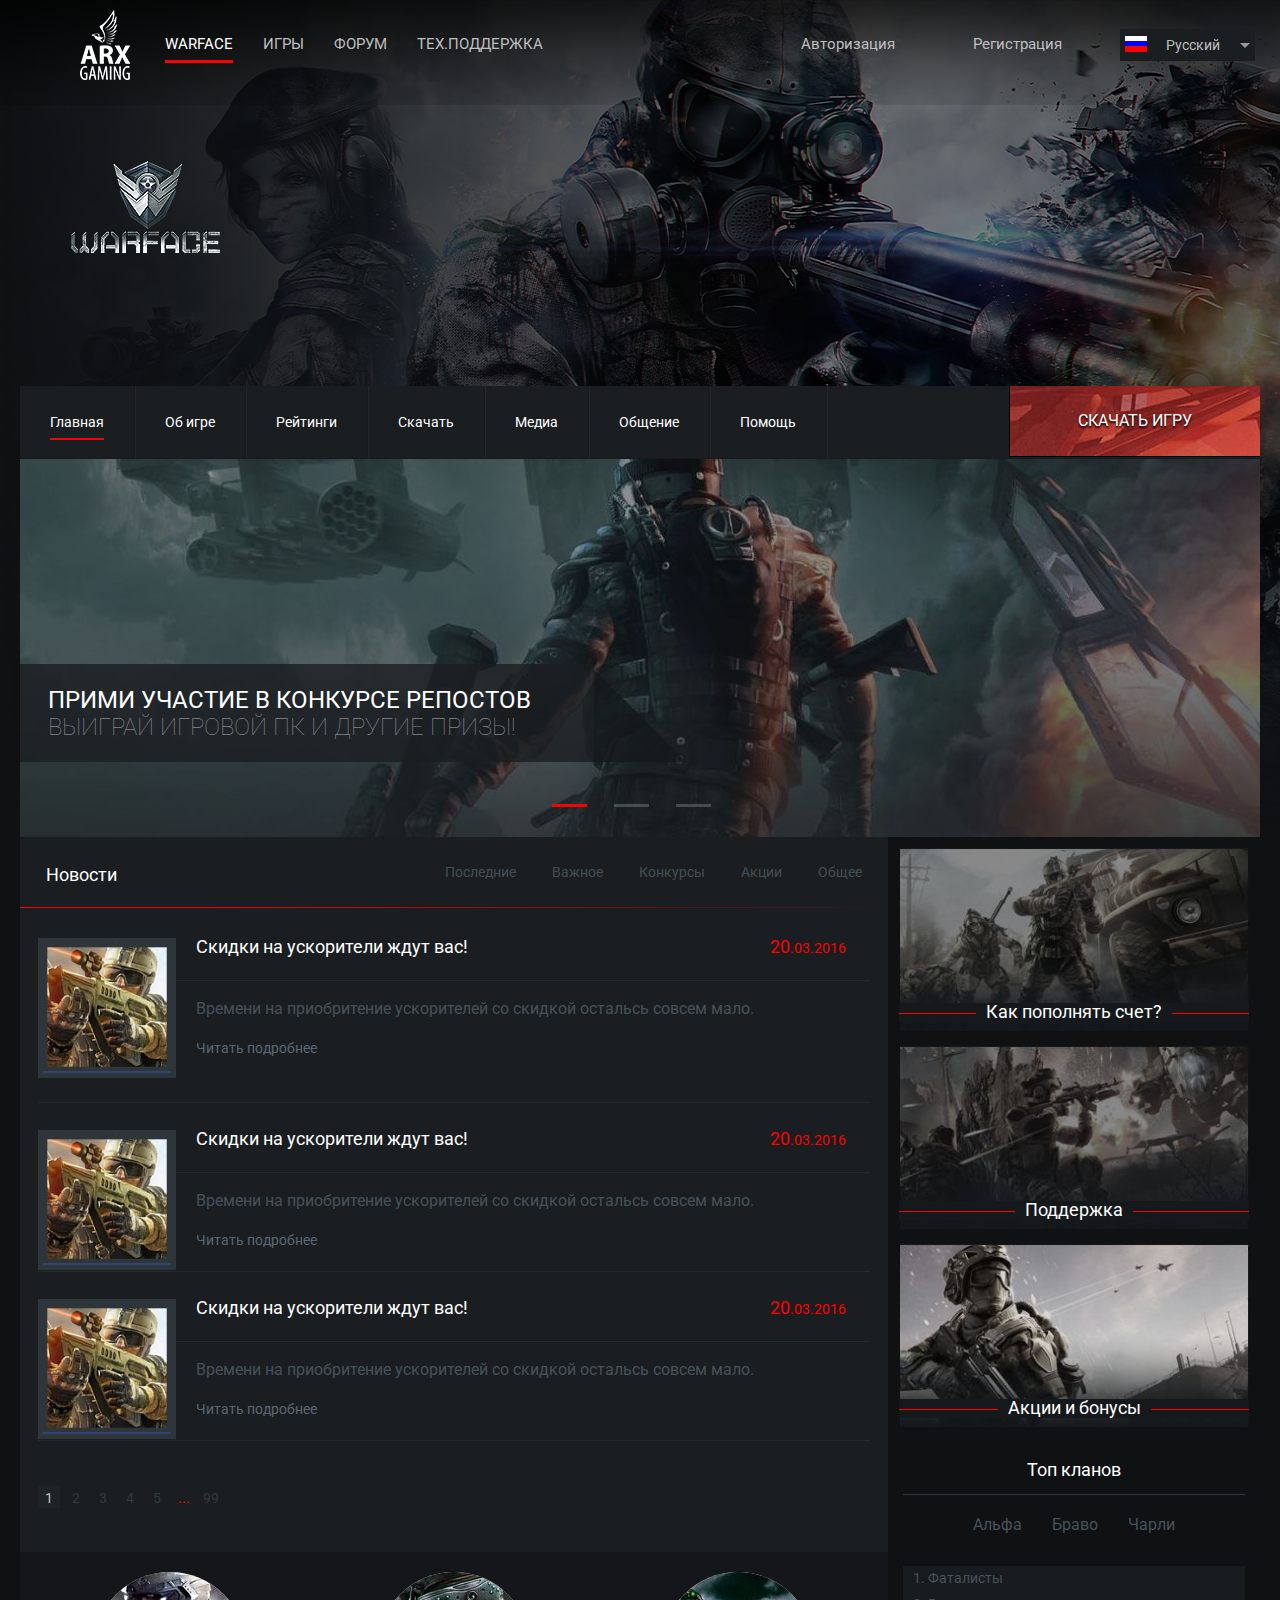
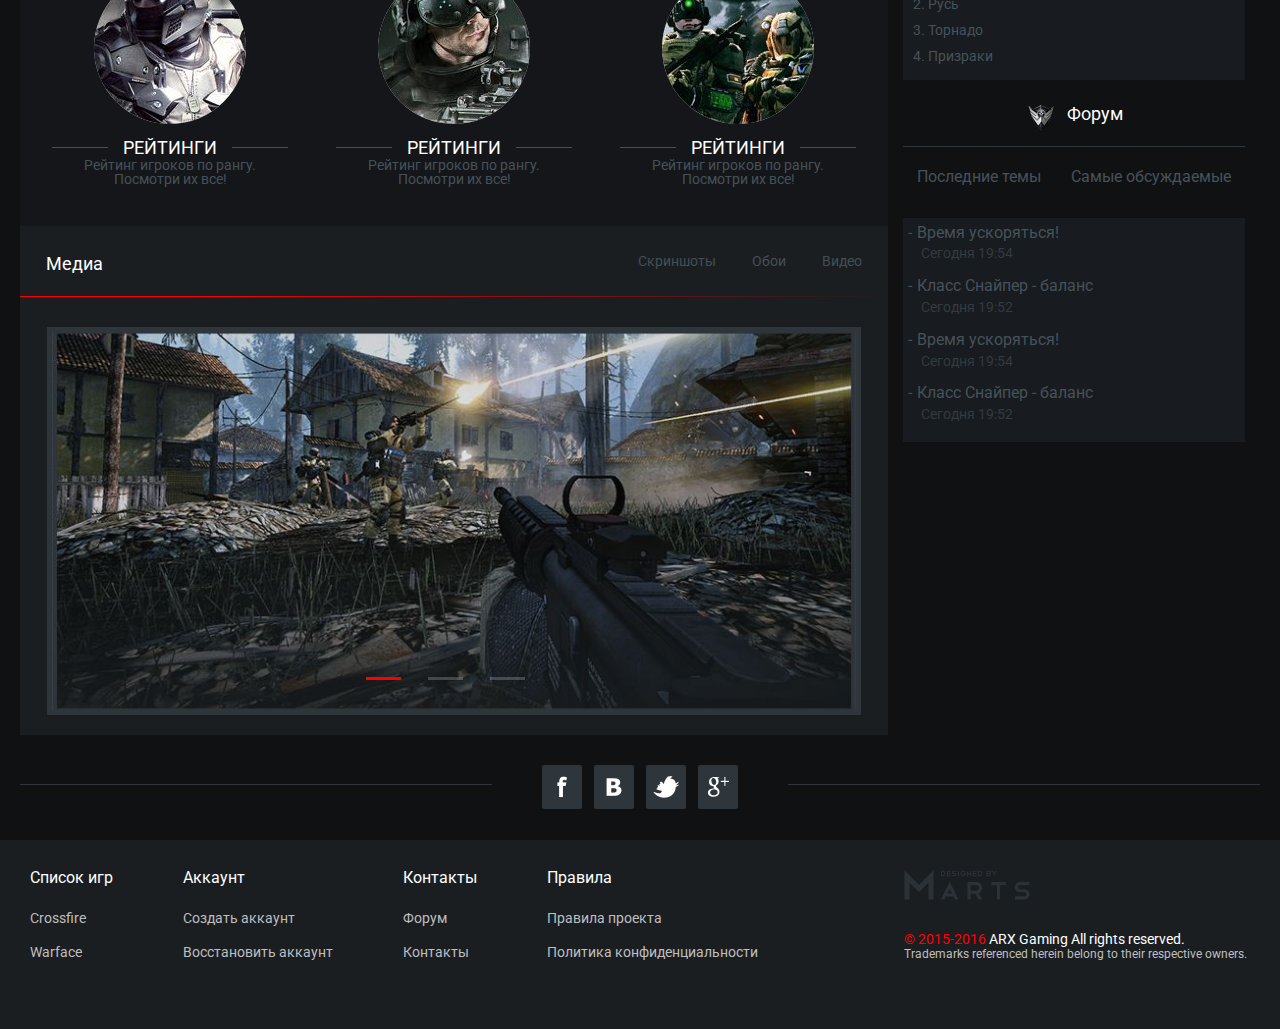
<file: wf.html>
<!DOCTYPE html>
<html lang="ru">

<head>
    <meta charset="UTF-8">
    <meta name="viewport" content="width=device-width, initial-scale=1">
    <link href="https://fonts.googleapis.com/css?family=Roboto&subset=latin,cyrillic" rel="stylesheet" type="text/css">
    <link href="/content/css/reset.css" rel="stylesheet">
    <link href="/content/css/layout.css" rel="stylesheet">
    <link href="/content/css/module.css" rel="stylesheet">
    <link href="/content/css/state.css" rel="stylesheet">
    <link href="/content/css/jquery.formstyler.css" rel="stylesheet" />
    <link rel="stylesheet" type="text/css" href="/content/slick/slick.css" />
    <link rel="stylesheet" type="text/css" href="/content/slick/slick-theme.css" />
    <title>Main page</title>
</head>

<body class="l-wf-bg">
    <header class="l-header">
        <div class="l-container clearfix">
            <div class="logo"><img src="/content/img/logo.png" alt="" /></div>
            <div class="user-block">
                <a class="user-link" href="#">Авторизация</a>
                <a class="user-link" href="#">Регистрация</a>
                <div class="lang">
                    <select>
                        <option class="lang-ru">Русский</option>
                        <option class="lang-en">Английский</option>
                    </select>

                </div>
            </div>
            <nav class="main-menu">
                <ul class="menu-container">
                    <li class="menu-item active"><a class="item-link" href="#">Warface</a></li>
                    <li class="menu-item"><a class="item-link" href="#">Игры</a></li>
                    <li class="menu-item"><a class="item-link" href="#">Форум</a></li>
                    <li class="menu-item"><a class="item-link" href="#">Тех.поддержка</a></li>
                </ul>
            </nav>

        </div>
    </header>

    <div class="l-container big-logo"><img src="/content/img/wflogo-main.png" alt="" /></div>

    <div class="l-container l-main-nav clearfix">
      <a class="download-btn" href="#">Скачать игру</a>
          <div class="m-menu">
            <div class="m-menu-bar">
              <button class="m-menu-btn" id="mmbtn" type="button">
                <span class="icon-bar"></span>
                <span class="icon-bar"></span>
                <span class="icon-bar"></span>
              </button>
            </div>
            <ul class="m-menu-list" id="list">
              <li class="m-menu-item m-menu-item-active"><span>Главная</span></li>
              <li class="m-menu-item"><a class="m-menu-item-link" href="#">Об игре</a></li>
              <li class="m-menu-item"><a class="m-menu-item-link" href="#">Рейтинги</a></li>
              <li class="m-menu-item"><a class="m-menu-item-link" href="#">Скачать</a></li>
              <li class="m-menu-item"><a class="m-menu-item-link" href="#">Медиа</a></li>
              <li class="m-menu-item"><a class="m-menu-item-link" href="#">Общение</a></li>
              <li class="m-menu-item"><a class="m-menu-item-link" href="#">Помощь</a></li>
            </ul>
          </div>


    </div>

    <div class="l-container l-news-slider">

        <div class="news-slider">
            <input type="radio" id="news-1" name="newstoggle" checked>
            <input type="radio" id="news-2" name="newstoggle">
            <input type="radio" id="news-3" name="newstoggle">
            <div class="news-slider-controls">
                <label class="news-slider-controls-btn1" for="news-1"></label>
                <label class="news-slider-controls-btn2" for="news-2"></label>
                <label class="news-slider-controls-btn3" for="news-3"></label>
            </div>
            <div class="news-slides">
                <div class="news-slide">
                    <div class="news-slide-snip">
                        <h2 class="news-slide-title">Прими участие в конкурсе репостов</h2>
                        <p class="news-slide-text">Выиграй игровой пк и другие призы!</p>
                    </div>
                </div>
                <div class="news-slide">
                    <div class="news-slide-snip">
                        <h2 class="news-slide-title">Прими участие в конкурсе репостов</h2>
                        <p class="news-slide-text">Выиграй игровой пк и другие призы!</p>
                    </div>
                </div>
                <div class="news-slide">
                    <div class="news-slide-snip">
                        <h2 class="news-slide-title">Прими участие в конкурсе репостов</h2>
                        <p class="news-slide-text">Выиграй игровой пк и другие призы!</p>
                    </div>
                </div>
            </div>
        </div>
    </div>

    <div class="l-container clearfix">

        <div class="l-news-content">
            <div class="sorting-row clearfix">
                <div class="sorting-title">Новости</div>
                <ul class="sorting-items">
                    <li class="sorting-item"><a class="sorting-link active-sort-item" href="#">Последние</a></li>
                    <li class="sorting-item"><a class="sorting-link" href="#">Важное</a></li>
                    <li class="sorting-item"><a class="sorting-link" href="#">Конкурсы</a></li>
                    <li class="sorting-item"><a class="sorting-link" href="#">Акции</a></li>
                    <li class="sorting-item"><a class="sorting-link" href="#">Общее</a></li>
                </ul>
            </div>
            <div class="gradient-border"></div>


            <div class="news-block">
                <div class="news-item clearfix">
                    <div class="news-pic"><img src="/content/img/news1.jpg" alt="" /></div>
                    <div class="news-text">
                        <div class="news-head">
                            <div class="news-date"><span class="date-num">20</span>.03.2016</div>
                            <div class="news-title">Скидки на ускорители ждут вас!</div>
                        </div>
                        <div class="news-body">
                            <div class="news-preview">Времени на приобритение ускорителей со скидкой остальсь совсем мало.</div>
                            <a class="read-more" href="#">Читать подробнее</a>
                        </div>

                    </div>
                </div>
                <div class="news-item">
                    <div class="news-pic"><img src="/content/img/news1.jpg" alt="" /></div>
                    <div class="news-text">
                        <div class="news-head">
                            <div class="news-date"><span class="date-num">20</span>.03.2016</div>
                            <div class="news-title">Скидки на ускорители ждут вас!</div>
                        </div>
                        <div class="news-body">
                            <div class="news-preview">Времени на приобритение ускорителей со скидкой остальсь совсем мало.</div>
                            <a class="read-more" href="#">Читать подробнее</a>
                        </div>

                    </div>
                </div>
                <div class="news-item">
                    <div class="news-pic"><img src="/content/img/news1.jpg" alt="" /></div>
                    <div class="news-text">
                        <div class="news-head">
                            <div class="news-date"><span class="date-num">20</span>.03.2016</div>
                            <div class="news-title">Скидки на ускорители ждут вас!</div>
                        </div>
                        <div class="news-body">
                            <div class="news-preview">Времени на приобритение ускорителей со скидкой остальсь совсем мало.</div>
                            <a class="read-more" href="#">Читать подробнее</a>
                        </div>

                    </div>
                </div>
                <ul class="pagination">
                    <li class="page-number"><a class="page-link current-page" href="#">1</a></li>
                    <li class="page-number"><a class="page-link" href="#">2</a></li>
                    <li class="page-number"><a class="page-link" href="#">3</a></li>
                    <li class="page-number"><a class="page-link" href="#">4</a></li>
                    <li class="page-number"><a class="page-link" href="#">5</a></li>
                    <li class="page-number"><a class="page-link-dots" href="#">...</a></li>
                    <li class="page-number"><a class="page-link" href="#">99</a></li>
                </ul>
            </div>

            <div class="promo">
                <div class="promo-item">
                    <div class="promo-pic">
                        <a href="#"><img src="/content/img/promo1.jpg" alt="" /></a>
                    </div>
                    <div class="promo-title"><h3>Рейтинги</h3></div>
                    <div class="promo-text">Рейтинг игроков по рангу. Посмотри их все!</div>
                </div>
                <div class="promo-item">
                    <div class="promo-pic">
                        <a href="#"><img src="/content/img/promo2.jpg" alt="" /></a>
                    </div>
                    <div class="promo-title"><h3>Рейтинги</h3></div>
                    <div class="promo-text">Рейтинг игроков по рангу. Посмотри их все!</div>
                </div>
                <div class="promo-item">
                    <div class="promo-pic">
                        <a href="#"><img src="/content/img/promo3.jpg" alt="" /></a>
                    </div>
                    <div class="promo-title"><h3>Рейтинги</h3></div>
                    <div class="promo-text">Рейтинг игроков по рангу. Посмотри их все!</div>
                </div>
            </div>
            <div class="sorting-row clearfix">
                <div class="sorting-title">Медиа</div>
                <ul class="sorting-items">
                    <li class="sorting-item"><a class="sorting-link active-sort-item" href="#">Скриншоты</a></li>
                    <li class="sorting-item"><a class="sorting-link" href="#">Обои</a></li>
                    <li class="sorting-item"><a class="sorting-link" href="#">Видео</a></li>
                </ul>
            </div>
            <div class="gradient-border"></div>

            <div class="slider-bottom">
                <div class="media-slider">
                    <input type="radio" id="media-1" name="mediatoggle" checked>
                    <input type="radio" id="media-2" name="mediatoggle">
                    <input type="radio" id="media-3" name="mediatoggle">
                    <div class="media-slider-controls">
                        <label class="media-slider-controls-btn1" for="media-1"></label>
                        <label class="media-slider-controls-btn2" for="media-2"></label>
                        <label class="media-slider-controls-btn3" for="media-3"></label>
                    </div>
                    <div class="media-slides">
                        <div class="media-slide">

                        </div>
                        <div class="media-slide">

                        </div>
                        <div class="media-slide">

                        </div>
                    </div>
                </div>
            </div>

        </div>

        <aside class="l-sidebar">
            <div class="sidebar-section">
                <a class="section-link" href="#"></a>
                <div class="section-title"><h3>Как пополнять счет?</h3></div>
            </div>
            <div class="sidebar-section">
                <a class="section-link" href="#"></a>
                <div class="section-title"><h3>Поддержка</h3></div>
            </div>
            <div class="sidebar-section">
                <a class="section-link" href="#"></a>
                <div class="section-title"><h3>Акции и бонусы</h3></div>
            </div>

            <div class="game-data players-rating">
                <div class="game-data-title">Топ кланов</div>
                <div class="tabs">
                  <a class="tab-link active-sort-item" href="#">Альфа</a>
                  <a class="tab-link" href="#">Браво</a>
                  <a class="tab-link" href="#">Чарли</a>
                </div>
                <div class="data-list">
                  <ol class="players-list">
                    <li class="players-list-item">Фаталисты</li>
                    <li class="players-list-item">Русь</li>
                    <li class="players-list-item">Торнадо</li>
                    <li class="players-list-item">Призраки</li>
                  </ol>
                </div>

            </div>

            <div class="game-data forum-news">
                <div class="game-data-title forum-data-title">Форум</div>
                <div class="tabs">
                  <a class="tab-link active-sort-item" href="#">Последние темы</a>
                  <a class="tab-link" href="#">Самые обсуждаемые</a>
                </div>
                <div class="data-list">
                  <ul class="forum-list">
                    <li class="forum-list-item"><a class="forum-list-item-link" href="#">Время ускоряться!</a><div class="forum-date">Сегодня 19:54</div></li>
                    <li class="forum-list-item"><a class="forum-list-item-link" href="#">Класс Снайпер - баланс</a><div class="forum-date">Сегодня 19:52</div></li>
                    <li class="forum-list-item"><a class="forum-list-item-link" href="#">Время ускоряться!</a><div class="forum-date">Сегодня 19:54</div></li>
                    <li class="forum-list-item"><a class="forum-list-item-link" href="#">Класс Снайпер - баланс</a><div class="forum-date">Сегодня 19:52</div></li>
                  </ul>
                </div>

            </div>

        </aside>

    </div>

    <div class="l-container l-social">
        <div class="social-cont">
            <a class="social-btn" href="#"><i class="sprite sprite-fb"></i></a>
            <a class="social-btn" href="#"><i class="sprite sprite-vk"></i></a>
            <a class="social-btn" href="#"><i class="sprite sprite-tw"></i></a>
            <a class="social-btn" href="#"><i class="sprite sprite-google"></i></a>
        </div>
    </div>

    <footer class="l-footer">
        <div class="l-container l-footer-items">
            <div class="footer-item">
                <div class="footer-title">Список игр</div>
                <ul class="footer-list">
                    <li class="footer-list-item"><a class="footer-item-link" href="#">Crossfire</a></li>
                    <li class="footer-list-item"><a class="footer-item-link" href="#">Warface</a></li>
                </ul>
            </div>
            <div class="footer-item">
                <div class="footer-title">Аккаунт</div>
                <ul class="footer-list">
                    <li class="footer-list-item"><a class="footer-item-link" href="#">Создать аккаунт</a></li>
                    <li class="footer-list-item"><a class="footer-item-link" href="#">Восстановить аккаунт</a></li>
                </ul>
            </div>
            <div class="footer-item">
                <div class="footer-title">Контакты</div>
                <ul class="footer-list">
                    <li class="footer-list-item"><a class="footer-item-link" href="#">Форум</a></li>
                    <li class="footer-list-item"><a class="footer-item-link" href="#">Контакты</a></li>
                </ul>
            </div>
            <div class="footer-item">
                <div class="footer-title">Правила</div>
                <ul class="footer-list">
                    <li class="footer-list-item"><a class="footer-item-link" href="#">Правила проекта</a></li>
                    <li class="footer-list-item"><a class="footer-item-link" href="#">Политика конфиденциальности</a></li>
                </ul>
            </div>
            <div class="footer-item copyrights">
                <div class="des-link">
                    <a href="#"></a>
                </div>
                <div class="copyrights-text"><span class="red">&copy; 2015-2016 </span>ARX Gaming All rights reserved.</div>
                <div class="copyrights-text-bottom">Trademarks referenced herein belong to their respective owners.</div>
            </div>
        </div>
    </footer>

    <!-- <i class="sprite sprite-fb"></i>
<i class="sprite sprite-google"></i>
<i class="sprite sprite-marts1"></i>
<i class="sprite sprite-marts2"></i>
<i class="sprite sprite-minicf"></i>
<i class="sprite sprite-miniwf"></i>
<i class="sprite sprite-tw"></i>
<i class="sprite sprite-vk"></i> -->
    <!--  -->
    <script src="/content/slick/jquery-1.11.0.min.js"></script>
    <script src="/content/slick/jquery-migrate-1.2.1.min.js"></script>
    <script src="/content/slick/slick.min.js"></script>
    <script src="/content/js/jquery.formstyler.js"></script>
    <script src="/content/js/m-nav.js"></script>
    <script>
        $(document).ready(function() {
            $('.main-slider').slick({
                infinite: true,
                autoplay: true,
                arrows: true
            });
        });
    </script>
    <script>
        (function($) {
            $(function() {
                $('select').styler({
                    selectSearch: true
                });
            });
        })(jQuery);
    </script>
</body>

</html>
</file>
<file: css/layout.css>
body {
  font-family: 'Roboto', Arial, sans-serif;
  font-size: 14px;
  color: #fff;
  background: #1e2327;
}

.l-header {
  background: #1a1e21;
}

.l-container {
  max-width: 1240px;
  min-width: 480px;
  margin: 0 auto;
}

.l-header .l-container {
  padding: 10px 0;
  background: #1a1e21;
}

.l-main {
  background: #1e2327;
}

.l-games {
  margin-bottom: 30px;
}

.l-about {
  background: #1a1e21;
}

.l-social {
  padding: 30px 0;
  background: #1e2327;
  font-size: 0;
  text-align: center;
}

.l-social:after {
  content: "";
  display: block;
  position: relative;
  top: -25px;
  z-index: 1;
  border-bottom: 1px solid #33333d;
}

.l-footer {

  background: #1a1e21;
}

.l-footer-items {
  padding-top: 30px;
  padding-left: 10px;
  padding-right: 10px;
  padding-bottom: 50px;
  font-size: 0;
  background: #1a1e21;
  text-align: justify;
}

@media (max-width: 1260px) {
.l-container {
  /*width: 960px;*/
}
}

/*@media (max-width: 980px) {
.l-container {
  max-width: 960px;
  min-width: 768px;
}


}*/

@media (max-width: 480px) {
.l-container {
  width: 100%;
  min-width: 320px;
}

.l-footer-items {
  padding-left: 30px;
  padding-right: 30px;
}
}





















/**/
</file>
<file: css/module.css>
.sprite {
    background-image: url("../img/sprite.png");
    background-repeat: no-repeat;
    display: inline-block;
    vertical-align: middle;
}

.sprite-fb {
    width: 10px;
    height: 22px;
    background-position: -5px -5px;
}

.sprite-google {
    width: 21px;
    height: 20px;
    background-position: -25px -5px;
}

.sprite-marts1 {
    width: 126px;
    height: 30px;
    background-position: -56px -5px;
}

.sprite-marts2 {
    width: 126px;
    height: 30px;
    background-position: -192px -5px;
}

.sprite-minicf {
    width: 35px;
    height: 23px;
    background-position: -328px -5px;
}

.sprite-miniwf {
    width: 34px;
    height: 26px;
    background-position: -373px -5px;
}

.sprite-tw {
    width: 26px;
    height: 22px;
    background-position: -417px -5px;
}

.sprite-vk {
    width: 16px;
    height: 18px;
    background-position: -453px -5px;
}

.logo {
  float: left;
  width: 50px;
  height: 70px;
  margin-left: 10px;
  margin-right: 35px;
}

.logo img {
  max-width: 100%;
}

.main-menu {
  display: inline-block;
  vertical-align: middle;
  max-width: 643px;
  padding: 27px 0;
}

.menu-container {
  font-size: 0;
}

.menu-item {
  display: inline-block;
  vertical-align: middle;
  margin-right: 30px;
  padding-bottom: 8px;
  font-size: 15px;
  color: #bfbfbf;
  border-bottom: 3px solid #1a1e21;
}

.menu-item:last-child {
  margin-right: 0;
}

.active {
  /*padding-bottom: 8px;*/
  border-bottom: 3px solid #ff0000;
}

.active .item-link {
  color: #fff;
}

.item-link {
  color: #bfbfbf;
  text-decoration: none;
  text-transform: uppercase;
}

.user-block {
  float: right;
  width: 475px;
  padding: 15px 0;
}



.user-link,
.lang {
  float: left;
  width: 135px;
  margin-right: 35px;
  padding: 12px 0;
  color: #bfbfbf;
  text-decoration: none;
  border-radius: 7px;
  text-align: center;
  font-size: 15px;
}

.lang {
  margin-right: 0;
  padding: 4px 0;
}

.lang select {
  margin-right: 0;
  border: none;
  outline: none;
  color: #fff;
  background: #14171a;
}

/*js lang dropdown*/
.lang-en,
.lang-en .jq-selectbox__select-text {
	/*background: url([data-uri]) no-repeat 0 7px;*/
  background: url("../img/eng.png") no-repeat 0 7px;
}
/*.lang-es,
.lang-es .jq-selectbox__select-text {
	background: url([data-uri]) no-repeat 0 7px;
}
.lang-de,
.lang-de .jq-selectbox__select-text {
	background: url([data-uri]) no-repeat 0 7px;
}*/
.lang-ru,
.lang-ru .jq-selectbox__select-text {
	/*background: url([data-uri]) no-repeat 0 7px;*/
  background: url("../img/rus.png") no-repeat 0 7px;
}

.lang .changed .jq-selectbox__select-text {
	padding-left: 25px;
}
.lang .jq-selectbox li {
	padding-left: 35px;
	background-position: 10px 6px;
}
/*.lang .jq-selectbox li:first-child {
	padding-left: 10px;
}*/
/*end head*/



/*main*/
.main-slider {
  height: 450px;
}

.main-slider .slide {
  height: 450px;
  background-repeat: no-repeat;
  background-size: cover;
  background-position: center;
  outline: none;
}

.main-slider .slide1 {
  background-image: url("../img/bgslide1.png");
}

.main-slider .slide2 {
  background-image: url("../img/bgslide2.png");
}

.slide .l-container {
  position: relative;
  padding-top: 40px;
}

.slide-cont {
  position: relative;
  float: left;
  width: 480px;
  padding-left: 136px;
  text-align: center;
  box-sizing: content-box;
  z-index: 2;
}

.slide-logo {
  display: inline-block;
  vertical-align: top;
  width: 295px;
  margin: 0 auto 37px auto;
}

.slide-cont .slide-logo img {
  display: inline-block;
  vertical-align: top;
  max-width: 100%;
}

.slide-text {
  margin-bottom: 40px;
  text-align: center;
  color: #bfbfbf;
}

.slide1 .l-container > img {
  position: absolute;
  top: 60px;
  right: 30px;
}

.slide2 .l-container > img {
  position: absolute;
  top: 110px;
  right: 0;
}

.games-item {
  position: relative;
  float: left;
  width: 50%;
  height: 289px;

}

.cf {
  background: url("../img/gamecf.jpg") no-repeat right;
}

.wf {
  background: url("../img/gamewf.jpg") no-repeat right;
}

.games-top {
  height: 228px;
  padding: 35px 28px 55px 28px;
}

.game-top-cont {
  width: 250px;
  text-align: center;
}

.games-logo {
  margin-bottom: 25px;
}

.btn {
  display: inline-block;
  vertical-align: top;
  padding: 14px 25px;
  color: #fff;
  background: #1a1e21;
  font-size: 15px;
  text-decoration: none;
  border-radius: 7px;
  font-weight: 300;
}

.games-bottom {
  height: 61px;
  padding: 20px 0 15px 28px;
  background: rgba(0, 0, 0, 0.5);
}

.games-mini-logo {
  display: inline-block;
  vertical-align: middle;
  width: 35px;
  margin-right: 9px;
}

.games-mini-logo img {
  max-width: 100%;
}

.games-bottom-text {
  display: inline-block;
  vertical-align: middle;
}

.about-img {
  float: right;
  width: 35%;
  height: auto;
  text-align: right;
}

.about-img img {
  max-width: 100%;
}

.about-text {
  margin-right: 37%;
  padding: 25px 0 0 28px;
  font-size: 16px;
}

.about-text-title {
  margin-bottom: 30px;
  font-size: 18px;
  text-transform: uppercase;
}

.about-text-cont {
  font-weight: 300;
  margin-bottom: 25px;
}

.social-cont {
  position: relative;
  display: inline-block;
  vertical-align: top;
  padding: 0 50px;
  text-align: center;
  background: #1e2327;
  z-index: 2;
  font-size: 0;
  text-align: center;
}

.social-btn {
  display: inline-block;
  vertical-align: top;
  width: 40px;
  margin-right: 12px;
  line-height: 44px;
  background: #2e353b;
  text-align: center;
  border-radius: 2px;
}

.social-btn:last-child {
  margin-right: 0;
}

.footer-item {
  display: inline-block;
  vertical-align: top;
  margin-right: 70px;
}

.footer-item:last-child,
.footer-item:nth-last-child(2) {
  margin-right: 0;
}

.footer-title {
  font-size: 16px;
  margin-bottom: 25px;
}

.footer-list-item {
  margin-bottom: 20px;
  font-size: 14px;
  color: #bfbfbf;
  list-style: none;
  text-align: left;
}

.footer-item-link {
  font-size: 14px;
  color: #bfbfbf;
  text-decoration: none;
}

.copyrights {
  float: right;
  width: 346px;
}

.des-link {
  width: 126px;
  height: 30px;
  margin-bottom: 30px;
  background-image: url("../img/sprite.png");
  background-repeat: no-repeat;
  background-position: -56px -5px;

}

.des-link a {
  display: block;
  width: 100%;
  height: 100%;
}

.copyrights-text {
  font-size: 14px;
  line-height: 18px;
  color: #fff;
}

.red {
  color: #f00;
}

.copyrights-text-bottom {
  font-size: 12px;
  color: #bfbfbf;
}

@media (max-width: 1260px) {
.slide1 .l-container > img {
  width: 470px;
  right: 5px;
}

.slide2 .l-container > img {
  top: 120px;
  width: 600px;
}

.slide-cont {
  width: 440px;
}

.footer-item {
  max-width: 160px;
  margin-right: 5%;
}

.copyrights {
  max-width: 346px;
}
}

@media (max-width: 980px) {
.user-block {
  width: 365px;
}

.user-link {
  width: auto;
  margin-right: 10px;
  padding: 12px 5px;
}

.slide-cont {
  width: 350px;
}

/*.slide1 .l-container > img {
  width: 400px;
  top: 120px;
  right: 10px;
}*/

/*.slide1 .l-container > img {
  width: 550px;
  top: 150px;
}*/

.footer-item {
  margin-right: 25px;
}

.footer-item:nth-last-child(2) {
  margin-right: 25px;
}

.copyrights {
  /*float: none;*/
  max-width: 170px;
  /*width: 30%;*/
}
}

@media (max-width: 768px) {
.logo {
  margin-right: 15px;
}

.user-block {
  float: left;
  width: 380px;
}

.main-menu {
  padding: 0;
  padding-left: 80px;
  max-width: 390px;
}

.slide-cont {
  width: 300px;
  padding-left: 30px;
}

.slide1 .l-container > img {
  width: 350px;
  top: 160px;
}

.slide2 .l-container > img {
  width: 470px;
  top: 200px;
}

.games-item {
  float: none;
  width: 100%;
  /*max-width: 620px;*/

  margin: 0 auto 15px auto;
}

.cf,
.wf {
  background-size: cover;
}

.footer-item {
  width: 25%;
  min-width: 15%;
  margin-bottom: 10px;
}

.footer-item:nth-last-child(2) {
    margin-right: 50px;
}

.copyrights {
  float: none;
  width: 60%;
  max-width: 100%;
}

}

@media (max-width: 480px) {
.user-block {
  width: 230px;

}

.main-menu {
  padding-left: 10px;
}

.slide-cont {
  width: 300px;
  padding-left: 10px;
}

.slide1 .l-container > img {
  width: 310px;
  top: 222px;
}

.slide2 .l-container > img {
  width: 310px;
  top: 290px;
}

.about-img {
  display: none;
}

.about-text {
  margin-right: 0;
}

.social-cont {
  padding: 0 20px;
}

.footer-item {
  width: 50%;
  margin-right: 0;
}

.footer-item:nth-last-child(2) {
  margin-right: 0;
}

.copyrights {
  width: 100%;
}
}
</file>
<file: css/state.css>
.clearfix::after {
  content: "";
  display: table;
  clear: both;
}

.item-link:hover,
.is-item-link-hover {
  color: #fff;
}

.user-link:hover,
.lang select:hover,
.is-lang-select-hover,
.is-user-link-hover {
  background: #14171a;
  color: #FFF;
}

.games-top:hover,
.is-games-top-hover {
  background: linear-gradient(to top, rgba(255, 0, 0, 0.2) 30%, rgba(0, 0, 0, 0.1) 100%);
  cursor: pointer;
}

.social-btn:hover,
.is-social-btn-hover {
  background: #41638a;
}

.footer-item-link:hover,
.is-footer-item-link-hover {
  text-decoration: underline;
}

.des-link:hover,
.is-des-logo-hover {
  background-position: -192px -5px;

}





























/**/
</file>
<file: content/css/layout.css>
body {
  font-family: 'Roboto', Arial, serif;
  font-size: 14px;
  color: #fff;
  background: #1e2327;
}

.l-header {
  background: #1a1e21;
}

.l-container {
  max-width: 1240px;
  min-width: 280px;
  margin: 0 auto;
}

.l-header .l-container {
  padding: 10px 0;
  background: #1a1e21;
}

.l-main {
  background: #1e2327;
}

.l-games {
  margin-bottom: 30px;
}

.l-about {
  background: #1a1e21;
}

.l-social {
  padding: 30px 0;
  background: #1e2327;
  font-size: 0;
  text-align: center;
}

.l-wf-bg .l-social,
.l-cf-bg .l-social {
  background: #0F1113;
}

.l-wf-bg .social-cont,
.l-cf-bg .social-cont {
  background: #0F1113;
}



.l-social:after {
  content: "";
  display: block;
  position: relative;
  top: -25px;
  z-index: 1;
  border-bottom: 1px solid #33333d;
}

.l-footer {

  background: #1a1e21;
}

.l-footer-items {
  padding-top: 30px;
  padding-left: 10px;
  padding-right: 10px;
  padding-bottom: 50px;
  font-size: 0;
  background: #1a1e21;
  text-align: justify;
}
/*end index.html*/
/*wf.html*/
.l-wf-bg {
  background: #0f1113 url("../img/wf-main.png") no-repeat;
}

.l-cf-bg {
  background: #0f1113 url("../img/cf-main.png") no-repeat top center;
}

.l-wf-bg .l-header,
.l-cf-bg .l-header {
  box-shadow: inset 0px 160px 100px -111px rgba(0, 0, 0, 0.9);
}


.l-cf-bg .l-header,
.l-cf-bg .l-header .l-container,
.l-wf-bg .l-header,
.l-wf-bg .l-header .l-container {
  background: none;
}

.l-cf-bg .l-header .l-container,
.l-wf-bg .l-header .l-container {
  padding-left: 50px;
}

.l-container.big-logo {
  padding-top: 56px;
  padding-bottom: 130px;
  padding-left: 50px;
  background: none;
}

.l-cf-bg .l-container.big-logo {
  padding-top: 80px;
  padding-bottom: 100px;
}

.l-main-nav {
  background: #1a1e21;
  border-bottom: 1px solid #1a1a1a;
    box-shadow: 0 1px 0 0 #21272b;
}

.l-news-slider {

}

.l-wf-wrapper {
  background: #16191c;
}

.l-news-content {
  float: left;
  width: 70%;
  background: #1a1e21;
}

.l-sidebar {
  float: right;
  width: 30%;
  padding: 10px;
  background: #0F1113;
}

.l-wf-wrapper .l-sidebar {
  background: transparent;
}

.l-cf-bg .l-sidebar {
  background: #16191c;
}

.l-cf-wrapper {
  background: #1a1e21;
}

/*.l-cf-bg .l-social {
  background: #1e2327;
}*/

/*.l-cf-bg .l-footer {
  background: #1a1e21;
}*/

@media (max-width: 1260px) {

}

@media (max-width: 980px) {
  .l-news-content {
    float: none;
    width: 100%;
  }

  .l-sidebar {
    float: none;;
    width: 100%;
    background: #16191c;
    text-align: center;
  }
}

@media (max-width: 480px) {
/*.l-container {
  width: 100%;
}*/

.l-footer-items {
  padding-left: 30px;
  padding-right: 30px;
}

.l-wf-bg .l-header .l-container {
  padding-left: 10px;
}
}





















/**/
</file>
<file: content/css/module.css>
.profile-link {
  position: relative;
  float: left;
  margin-right: 35px;
  padding: 12px 0 12px 45px;
  color: #bfbfbf;
  font-size: 15px;
  text-decoration: underline;
}

.profile-link:before {
  content: "";
  position: absolute;
  display: block;
  top: 0;
  left: 0;
  width: 40px;
  height: 40px;
  border-radius: 50%;
  overflow: hidden;
  background: #000 url("/content/img/profilepic.jpg");
}

.sprite {
    background-image: url("../img/sprite.png");
    background-repeat: no-repeat;
    display: inline-block;
    vertical-align: middle;
}

.sprite-fb {
    width: 10px;
    height: 22px;
    background-position: -5px -5px;
}

.sprite-google {
    width: 21px;
    height: 20px;
    background-position: -25px -5px;
}

.sprite-marts1 {
    width: 126px;
    height: 30px;
    background-position: -56px -5px;
}

.sprite-marts2 {
    width: 126px;
    height: 30px;
    background-position: -192px -5px;
}

.sprite-minicf {
    width: 35px;
    height: 23px;
    background-position: -328px -5px;
}

.sprite-miniwf {
    width: 34px;
    height: 26px;
    background-position: -373px -5px;
}

.sprite-tw {
    width: 26px;
    height: 22px;
    background-position: -417px -5px;
}

.sprite-vk {
    width: 16px;
    height: 18px;
    background-position: -453px -5px;
}

.logo {
  float: left;
  width: 50px;
  height: 70px;
  margin-left: 10px;
  margin-right: 35px;
}

.logo img {
  max-width: 100%;
}

.main-menu {
  display: inline-block;
  vertical-align: middle;
  max-width: 560px;
  padding: 27px 0;
}

.menu-container {
  font-size: 0;
}

.menu-item {
  position: relative;
  display: inline-block;
  vertical-align: middle;
  margin-right: 30px;
  margin-bottom: 8px;
  padding-bottom:8px;
  font-size: 15px;
  color: #bfbfbf;
}

.menu-item:last-child {
  margin-right: 0;
}

.active {
  position: relative;
}

.active:before {
  content: "";
  position: absolute;
  display: block;
  bottom: -3px;
  left: 0;
  border-bottom: 3px solid #ff0000;
  width: 100%;
}

.l-cf-bg .active:before {
  border-bottom: 3px solid #ff7f00;
}

.active .item-link {
  color: #fff;
}

.item-link {
  color: #bfbfbf;
  text-decoration: none;
  text-transform: uppercase;
}

.menu-container-sub {
position: absolute;
left: -7px;
top: 110%;
box-sizing: border-box;
min-width: 144px;
padding: 0;
margin: 0;
list-style: none;
background-color: #14171a;
border-radius: 5px;
z-index: -1;
opacity: 0;
-webkit-transform: translate(0, -10px);
    -ms-transform: translate(0, -10px);
        transform: translate(0, -10px);
transition: all 0.3s ease-out;
}

.menu-item:hover .menu-container-sub {
opacity: 1;
-webkit-transform: translate(0, 0);
    -ms-transform: translate(0, 0);
        transform: translate(0, 0);
transition: all 0.3s ease;
z-index: 2;
}

/*.page-nav__sub-title {
position: relative;
padding: 9px 20px 11px 20px;
font-size: 14px;
font-weight: 700;
cursor: default;
}

.page-nav__sub-title:after {
content: "";
position: absolute;
left: 6px;
right: 9px;
height: 1px;
background-color: #d1d0ce;
bottom: 0;
}*/

.menu-sub-item {
padding: 7px 20px;
font-size: 14px;
text-decoration: none;
transition: all 0.3s ease;
}

.menu-sub-item:hover {
background-color: #A3ABB1;
}

/*.menu-sub-item:active {
background-color: #f6b5a5;
}*/

/*.page-nav__sub-item--current {
background-color: #d07058;
}

.page-nav__sub-item--current:hover {
background-color: #d07058;
}*/

.menu-sub-item:last-child {
border-radius: 0 0 5px 5px;
}

.menu-sub-item-link {
color: #fff;
font-size: 14px;
text-decoration: none;
font-family: 'Roboto', sans-serif;
}
/*end menu*/

.user-block {
  float: right;
  width: 480px;
  padding: 15px 0 15px 0;
}



.user-link,
.lang {
  float: left;
  width: 135px;
  margin-right: 35px;
  padding: 12px 0;
  color: #bfbfbf;
  text-decoration: none;
  border-radius: 7px;
  text-align: center;
  font-size: 15px;
}

.lang {
  margin-right: 0;
  padding: 4px 0;
}

.lang select {
  margin-right: 0;
  border: none;
  outline: none;
  color: #fff;
  background: #14171a;
}

/*js lang dropdown*/
.lang-en,
.lang-en .jq-selectbox__select-text {
	/*background: url([data-uri]) no-repeat 0 7px;*/
  background: url("../img/eng.png") no-repeat 0 7px;
}
/*.lang-es,
.lang-es .jq-selectbox__select-text {
	background: url([data-uri]) no-repeat 0 7px;
}
.lang-de,
.lang-de .jq-selectbox__select-text {
	background: url([data-uri]) no-repeat 0 7px;
}*/
.lang-ru,
.lang-ru .jq-selectbox__select-text {
	/*background: url([data-uri]) no-repeat 0 7px;*/
  background: url("../img/rus.png") no-repeat 0 7px;
}

.lang .changed .jq-selectbox__select-text {
	padding-left: 25px;
}
.lang .jq-selectbox li {
	padding-left: 35px;
	background-position: 10px 6px;
}
/*.lang .jq-selectbox li:first-child {
	padding-left: 10px;
}*/
/*end head*/



/*main*/
.main-slider {
  height: 450px;
}

.main-slider .slide {
  height: 450px;
  background-repeat: no-repeat;
  background-size: cover;
  background-position: center;
  outline: none;
}

.main-slider .slide1 {
  background-image: url("../img/bgslide1.png");
}

.main-slider .slide2 {
  background-image: url("../img/bgslide2.png");
}

.slide .l-container {
  position: relative;
  padding-top: 40px;
}

.slide-cont {
  position: relative;
  float: left;
  width: 480px;
  padding-left: 136px;
  text-align: center;
  box-sizing: content-box;
  z-index: 2;
}

.slide-logo {
  display: inline-block;
  vertical-align: top;
  width: 295px;
  margin: 0 auto 37px auto;
}

.slide-cont .slide-logo img {
  display: inline-block;
  vertical-align: top;
  max-width: 100%;
}

.slide-text {
  margin-bottom: 40px;
  text-align: center;
  color: #bfbfbf;
}

.slide1 .l-container > img {
  position: absolute;
  top: 60px;
  right: 30px;
}

.slide2 .l-container > img {
  position: absolute;
  top: 110px;
  right: 0;
}

.games-item {
  position: relative;
  float: left;
  width: 50%;
  height: 289px;

}

.cf {
  background: url("../img/gamecf.jpg") no-repeat right;
}

.wf {
  background: url("../img/gamewf.jpg") no-repeat right;
}

.games-top {
  height: 228px;
  padding: 35px 28px 55px 28px;
}

.game-top-cont {
  width: 250px;
  text-align: center;
}

.games-logo {
  margin-bottom: 25px;
}

.btn {
  display: inline-block;
  vertical-align: top;
  padding: 14px 25px;
  color: #fff;
  background: #1a1e21;
  font-size: 15px;
  text-decoration: none;
  border-radius: 7px;
  font-weight: 300;
}

.games-bottom {
  height: 61px;
  padding: 20px 0 15px 28px;
  background: rgba(0, 0, 0, 0.5);
}

.games-mini-logo {
  display: inline-block;
  vertical-align: middle;
  width: 35px;
  margin-right: 9px;
}

.games-mini-logo img {
  max-width: 100%;
}

.games-bottom-text {
  display: inline-block;
  vertical-align: middle;
}

.about-img {
  float: right;
  width: 35%;
  height: auto;
  text-align: right;
}

.about-img img {
  max-width: 100%;
}

.about-text {
  margin-right: 37%;
  padding: 25px 0 0 28px;
  font-size: 16px;
}

.about-text-title {
  margin-bottom: 30px;
  font-size: 18px;
  text-transform: uppercase;
}

.about-text-cont {
  font-weight: 300;
  margin-bottom: 25px;
}

.social-cont {
  position: relative;
  display: inline-block;
  vertical-align: top;
  padding: 0 50px;
  text-align: center;
  background: #1e2327;
  z-index: 2;
  font-size: 0;
  text-align: center;
}

.social-btn {
  display: inline-block;
  vertical-align: top;
  width: 40px;
  margin-right: 12px;
  line-height: 44px;
  background: #2e353b;
  text-align: center;
  border-radius: 2px;
}

.social-btn:last-child {
  margin-right: 0;
}

.footer-item {
  display: inline-block;
  vertical-align: top;
  margin-right: 70px;
}

.footer-item:last-child,
.footer-item:nth-last-child(2) {
  margin-right: 0;
}

.footer-title {
  font-size: 16px;
  margin-bottom: 25px;
}

.footer-list-item {
  margin-bottom: 20px;
  font-size: 14px;
  color: #bfbfbf;
  list-style: none;
  text-align: left;
}

.footer-item-link {
  font-size: 14px;
  color: #bfbfbf;
  text-decoration: none;
}

.copyrights {
  float: right;
  width: 346px;
}

.des-link {
  width: 126px;
  height: 30px;
  margin-bottom: 30px;
  background-image: url("../img/sprite.png");
  background-repeat: no-repeat;
  background-position: -56px -5px;

}

.des-link a {
  display: block;
  width: 100%;
  height: 100%;
}

.copyrights-text {
  font-size: 14px;
  line-height: 18px;
  color: #fff;
}

.red {
  color: #f00;
}

.orange {
  color: #f07902;
}

.copyrights-text-bottom {
  font-size: 12px;
  color: #bfbfbf;
}
/*end index.html*/
/*wf.html*/
/*menu*/
.m-menu {
  margin-right: 255px;
  background: #1a1e21;
}

.m-menu-bar {
  display: none;
}

.m-menu-list {
  display: block;
  list-style: none;
  font-size: 0;
}

.m-menu-item {
  display: inline-block;
  vertical-align: top;
  border-right: 1px solid #1a1a1a;
  box-shadow: 1px 0 0 0 #21272b;
  font-size: 14px;
}

.m-menu-item-link {
  display: block;
  padding: 29px 30px;
  color: #fff;
  text-decoration: none;
}

.m-menu-item-active {
  position: relative;
}

.m-menu-item-active:after {
  content: "";
  position: absolute;
  right: 30px;
  bottom: 18px;
  left: 30px;
  height: 2px;
  background-color: #ff0000;
}

.l-cf-bg .m-menu-item-active:after {
  background-color: #ff7f00;
}

.m-menu-item-active span {
  display: block;
  padding: 29px 30px;
}

/*end menu*/
.download-btn {
  float: right;
  width: 251px;
  padding: 27px 0;
  text-align: center;
  color: #fff;
  font-size: 16px;
  text-transform: uppercase;
  text-decoration: none;
  text-shadow: 0 2px 2px #000;
  background: #912926 url("../img/download-btn.jpg");
  border-left: 1px solid #000;
  border-bottom: 1px solid #000;
  overflow: hidden;
}

.l-cf-bg .download-btn {
  background: #912926 url("../img/cfbtn.jpg");
}


/*news-page-sliders*/
.news-slider {
  position: relative;
  height: 378px;
  background-color: #2e353b;
}

.slider-bottom {
  position: relative;
  height: 388px;
}

.media-slider,
.tab {
  position: absolute;
  top: 0;
  left: 0;
  right: 0;
  border: 5px solid #2e353b;
  height: 388px;
  padding: 10px;
}

.l-cf-wrapper .media-slider {
  border: 5px solid #16191c;
}


.news-slider input[type=radio],
.media-slider input[type=radio] {
  display: none;
}

.news-slider-controls,
.media-slider-controls {
  position: absolute;
  bottom: 20px;
  left: 50%;
  width: 200px;
  height: 20px;
  z-index: 100;

  -webkit-transform: translateX(-50%);

          transform: translateX(-50%);
}

.news-slider-controls:hover label,
.media-slider-controls:hover label {
  height: 20px;
}

.news-slider-controls label,
.media-slider-controls label {
  display: inline-block;
  width: 35px;
  height: 3px;
  margin: 0 12px;

  vertical-align: middle;

  background: rgba(255, 255, 255, 0.2);
  cursor: pointer;
  transition: all ease 0.5s;
}

#news-1:checked ~ .news-slider-controls label[for="news-1"],
#news-2:checked ~ .news-slider-controls label[for="news-2"],
#news-3:checked ~ .news-slider-controls label[for="news-3"],
#media-1:checked ~ .media-slider-controls label[for="media-1"],
#media-2:checked ~ .media-slider-controls label[for="media-2"],
#media-3:checked ~ .media-slider-controls label[for="media-3"] {
  background: #ff0000;
}

.l-cf-bg  #news-1:checked ~ .news-slider-controls label[for="news-1"],
.l-cf-bg  #news-2:checked ~ .news-slider-controls label[for="news-2"],
.l-cf-bg  #news-3:checked ~ .news-slider-controls label[for="news-3"],
.l-cf-bg  #media-1:checked ~ .media-slider-controls label[for="media-1"],
.l-cf-bg  #media-2:checked ~ .media-slider-controls label[for="media-2"],
.l-cf-bg  #media-3:checked ~ .media-slider-controls label[for="media-3"] {
  background: #ff7f00;
}

.news-slider-controls label:hover,
.media-slider-controls label:hover {
  background: #f00;
}

.l-cf-bg .news-slider-controls label:hover,
.l-cf-bg .media-slider-controls label:hover {
  background: #ff7f00;
}

.news-slide,
.media-slide {
  position: absolute;
  top: 0;
  left: 0;

  display: none;
  box-sizing: border-box;
  width: 100%;
  height: 378px;
  padding: 22px 25px 22px 0;
}

.news-slide:nth-child(1) {
  background: url("../img/news-slide1.jpg") no-repeat;
  background-size: cover;
  background-position: center;
}

.news-slide:nth-child(2) {
  background: url("../img/news-slide2.jpg") no-repeat;
  background-size: cover;
  background-position: center;
}

.news-slide:nth-child(3) {
  background: url("../img/news-slide3.jpg") no-repeat;
  background-size: cover;
  background-position: center;
}

.media-slide:nth-child(1) {
  background: url("../img/media-slide1.jpg") no-repeat;
  background-size: cover;
  background-position: center;
}

.media-slide:nth-child(2) {
  background: url("../img/media-slide2.jpg") no-repeat;
  background-size: cover;
  background-position: center;
}

.media-slide:nth-child(3) {
  background: url("../img/media-slide3.jpg") no-repeat;
  background-size: cover;
  background-position: center;
}

.l-cf-bg .news-slide:nth-child(1) {
  background: url("../img/cfslide1.jpg") no-repeat;
  background-size: cover;
  background-position: center;
}

.l-cf-bg .news-slide:nth-child(2) {
  background: url("../img/cfslide2.jpg") no-repeat;
  background-size: cover;
  background-position: center;
}

.l-cf-bg .news-slide:nth-child(3) {
  background: url("../img/cfslide3.jpg") no-repeat;
  background-size: cover;
  background-position: center;
}

.l-cf-bg .media-slide:nth-child(1) {
  background: url("../img/cfmediaslide1.jpg") no-repeat;
  background-size: cover;
  background-position: center;
}

.l-cf-bg .media-slide:nth-child(2) {
  background: url("../img/cfmediaslide2.jpg") no-repeat;
  background-size: cover;
  background-position: center;
}

.l-cf-bg .media-slide:nth-child(3) {
  background: url("../img/cfmediaslide3.jpg") no-repeat;
  background-size: cover;
  background-position: center;
}


#news-1:checked ~ .news-slides .news-slide:nth-child(1),
#news-2:checked ~ .news-slides .news-slide:nth-child(2),
#news-3:checked ~ .news-slides .news-slide:nth-child(3),
#media-1:checked ~ .media-slides .media-slide:nth-child(1),
#media-2:checked ~ .media-slides .media-slide:nth-child(2),
#media-3:checked ~ .media-slides .media-slide:nth-child(3) {
  display: block;
}

.l-cf-bg .news-slide:after {
  content: "";
  display: block;
  position: absolute;
  left: 0;
  bottom: 0;
  right: 0;
  height: 75px;
  background-color: rgba(26, 30, 33, 0.6);
}

.news-slide-snip {
  position: absolute;
  left: 0;
  bottom: 75px;
  padding: 21px 63px 23px 28px;
  background-color: rgba(26, 30, 33, 0.8);
}

.news-slide-snip:after {
  content: "";
  display: block;
  position: absolute;
  bottom: 0;
  right: -93px;
  width: 93px;
  height: 93px;
  background: url("../img/angle.png");
}

.cf-news-slide-snip {
  position: absolute;
  left: 0;
  top: 0;
  padding: 18px 63px 20px 28px;
  background-color: rgba(26, 30, 33, 0.8);
}

.cf-news-slide-snip:after {
  content: "";
  display: block;
  position: absolute;
  top: 0;
  right: -93px;
  width: 93px;
  height: 93px;
  background: url("../img/cfangle.png");
}

.cf-news-slide-bottom-snip {
  position: absolute;
  display: block;
  bottom: 100px;
  left: 0;
  width: 100%;
  text-align: center;
}

.cf-news-slide-bottom-snip .news-slide-title,
.cf-news-slide-bottom-snip .news-slide-text,
.cf-news-slide-snip .news-slide-title,
.cf-news-slide-snip .news-slide-text {
  text-transform: none;
}

.news-slide-title,
.media-slide-title {
  margin: 0;
  margin-bottom: 0;
  padding: 0;
  font-family: "Roboto", sans-serif;
  font-size: 24px;
  line-height: 30px;
  color: #ffffff;
  text-transform: uppercase;
}

.news-slide-text,
.media-slide-text {
  margin: 0;

  font-size: 24px;
  font-family: "Roboto", sans-serif;
  font-weight: 100;
  color: #858688;
  text-transform: uppercase;
}

.cf-news-slide-bottom-snip .news-slide-text,
.cf-news-slide-snip .news-slide-text,
.cf-news-slide-snip .media-slide-text {
  color: #ff7f00;
}
/*end news-slider*/

.sorting-row {
  padding: 26px;
  padding-bottom: 20px;
  height: 24px;
  box-sizing: content-box;
}

.sorting-title {
  float: left;
  width: 15%;
  font-size: 18px;
  line-height: 1.3em;
}

.sorting-items {
  display: block;
  float: right;
  width: 80%;
  font-size: 0;
  text-align: right;
  list-style: none;
}

.sorting-item {
  display: inline-block;
  vertical-align: top;
  font-size: 14px;
  line-height: 1.3em;
  margin-right: 36px;
  margin-bottom: 5px;
}

.sorting-item:last-child {
  margin: 0;
}

.sorting-link {
  color: #444f55;
  text-decoration: none;
}

.gradient-border {
  height: 1px;
  background-color: #ff0000;
  background-image: linear-gradient(to right, rgba(255, 0, 0, 0.9) 20%, rgba(26, 30, 33, 1) 100%);
}

.cf-border {
  height: 1px;
  background-color: #16191c;
}

.news-block {
  padding: 30px 18px 26px;
  background-color: #1A1E21;
}

.news-item {
  margin-bottom: 27px;
  padding-bottom: 24px;
  border-bottom: 1px solid #242a2e;
}

.news-item:last-child {
  margin-bottom: 0;
}

.news-pic {
  position: relative;
  float: left;
  width: 138px;
  background-color: #334470;
  border: 5px solid #2e353b;
}

.l-cf-wrapper .news-pic:after {
  content: "";
  display: block;
  position: absolute;
  top: 0;
  left: 0;
  right: 0;
  bottom: 0;

}

.prise:after {
  background: url("../img/cfprise.png") no-repeat center;
}

.caps:after {
  background: url("../img/cfcapsul.png") no-repeat center;
}

.refresh:after {
  background: url("../img/cfrefresh.png") no-repeat center;
}

.awards:after {
  background: url("../img/cfawards.png") no-repeat center;
}

.calendar:after {
  background: url("../img/cfcalendar.png") no-repeat center;
}

.news-pic img {
  max-width: 100%;
  height: auto;
}

.news-text {
  margin-left: 138px;
}

.news-head {
  padding: 0 20px;
  border-bottom: 1px solid #242a2e;
}

.news-date {
  float:right;
  width: 80px;
  color: #ff0000;
  font-size: 14px;
}

.l-cf-wrapper .news-date {
  color: #ff7f00;
}

.date-num {
  font-size: 18px;
}

.news-title {
  margin-right: 90px;
  margin-bottom: 24px;
  font-size: 18px;
}

.news-body {
  padding: 20px 20px 0 20px;
}

.news-preview {
  margin-bottom: 24px;
  font-size: 16px;
  color: #465259;
}

.read-more {
  text-decoration: none;
  font-size: 14px;
  color: #596773;
}

.pagination {
  display: block;
  margin: 0;
  padding: 18px 0 8px 0;
  font-size: 0;

}

.page-number {
  display: inline-block;
  vertical-align: top;
  margin-right: 5px;
  margin-bottom: 10px;
}

.page-number:last-child {
  margin-right: 0;
}

.page-link,
.page-link-dots {
  display: block;
  width: 22px;
  height: 22px;
  text-transform: uppercase;
  text-decoration: none;
  font-size: 14px;
  line-height: 24px;
  vertical-align: middle;
  overflow: hidden;
  font-family: "Roboto", sans-serif;
  text-align: center;
  color: #323b40;
}

.page-link-dots {
  color: #ff0000;
}

.l-cf-wrapper .page-link-dots {
  color: #ff7f00;
}

.page-number .current-page {
  background: #1e2326;
  color: #c3c4c5;
  pointer-events: none;
}

.promo {
  padding: 20px 25px;
  background: #14161a;
  font-size: 0;
  text-align: center;
}

.promo-item {
  display: inline-block;
  vertical-align: top;
  width: 236px;
  margin-right: 48px;
  margin-bottom: 20px;
  text-align: center;
}

.promo-item:last-child {
  margin-right: 0;
}

.promo-pic {
  width: 152px;
  height: 152px;
  margin: 0 auto 15px auto;
  border-radius: 50%;
  overflow: hidden;
}

.promo-pic img {
  max-width: 100%;
}

.promo-title {
  text-align: center;
}

.promo-title h3 {
  position: relative;
  display: inline-block;
  padding: 0 15px;
  font-size: 18px;
  text-transform: uppercase;
  color: #fff;
  background: #14161a;
  z-index: 2;
}

.promo-title:after {
  content: "";
  display: block;
  position: relative;
  top: -10px;
  border-bottom: 1px solid #f00;
  z-index: 1;
}

.l-cf-wrapper .promo-title:after {
  border-bottom: 1px solid #f07902;
}

.promo-text {
  font-size: 14px;
  color: #465259;
  text-align: center;
}

.slider-bottom {
  position: relative;
  margin: 30px 27px 20px 27px;
}

.sidebar-section {
  position: relative;
  border: 1px solid #0f1113;
  height: 185px;
  margin-bottom: 13px;
  padding-top: 155px;

}

.l-cf-wrapper .sidebar-section {
  position: relative;
  padding-top: 133px;
}

.sidebar-section:first-child {
  background: url("../img/up.jpg") no-repeat;
  background-size: cover;
}

.sidebar-section:nth-child(2) {
  background: url("../img/supp.jpg") no-repeat;
  background-size: cover;
}

.sidebar-section:nth-child(3) {
  background: url("../img/bonus.jpg") no-repeat;
  background-size: cover;
}

.l-cf-wrapper .sidebar-section:first-child {
  background: url("../img/cfaside1.jpg") no-repeat;
  background-size: cover;
}

.l-cf-wrapper .sidebar-section:nth-child(2) {
  background: url("../img/cfaside2.jpg") no-repeat;
  background-size: cover;
}

.l-cf-wrapper .sidebar-section:nth-child(3) {
  background: url("../img/cfaside3.jpg") no-repeat;
  background-size: cover;
}

.l-cf-wrapper .sidebar-section:after {
  content: "";
  display: block;
  position: absolute;
  top: 22px;
  left: 50%;
  transform: translateX(-50%);
  width: 88px;
  height: 88px;
  background-color: rgba(0, 0, 0, 0.8);
  background-repeat: no-repeat;
  background-position: center;
}

.l-cf-wrapper .sidebar-section:first-child:after {
  background-image: url("../img/cfquestion.png");
}

.l-cf-wrapper .sidebar-section:nth-child(2):after {
  background-image: url("../img/cfgame.png");
}

.l-cf-wrapper .sidebar-section:nth-child(3):after {
  background-image: url("../img/cfheadphones.png");
}

.section-link {
  position: absolute;
  display: block;
  top: 0;
  bottom: 0;
  left: 0;
  right: 0;
  z-index: 4;
}

.section-title {
  background: #16191c;
  text-align: center;
}

.l-cf-wrapper .section-title {
  background: rgba(0, 0, 0, 0.6);
  text-align: center;
  height: 52px;
}

.section-title h3 {
  position: relative;
  display: inline-block;
  padding: 0 10px;
  font-size: 18px;
  color: #fff;
  background: #16191c;
  z-index: 3;
}

.l-cf-wrapper .section-title h3 {
  background: transparent;
  padding-top: 15px;
}

.l-wf-bg .section-title:after {
  content: "";
  position: relative;
  display: block;
  top: -8px;
  border-bottom: 1px solid #ff0000;
  z-index: 2;
}

.game-data {
  padding: 5px;
}

.game-data-title {
  color: #fff;
  text-align: center;
  border-bottom: 1px solid #2e353b;
  font-size: #475259;
  padding: 15px;
  font-size: 18px;
  font-family: 'Roboto', Arial, serif;
}

.tabs {
  padding: 20px 0;
  text-align: center;
  font-size: 0;
}

.tab-link {
  display: inline-block;
  vertical-align: top;
  margin-bottom: 10px;
  color: #475259;
  text-decoration: none;
  margin-right: 30px;
  font-size: 16px;
  line-height: 1.3em;
  white-space: nowrap;
}

.tab-link:last-child {
  margin: 0;
}

.data-list {
  padding: 5px;
  background: #181b1f;
}

.players-list {
  list-style-type: decimal;
  padding-left: 20px;
  color: #475259;
}

.players-list-item {
  margin-bottom: 12px;
}

.l-wf-bg .forum-data-title:before {
  content: "";
  display: inline-block;
  vertical-align: top;
  margin-right: 7px;
  width: 34px;
  height: 26px;
  background: url("../img/miniwf.png");
}

.players-list {
  display: block;
  padding-left: 20px;
  color: #475259;
}

.l-cf-wrapper .forum-list {
  padding-left: 20px;
  list-style: disc;
  color: #ff7f00;
}

.forum-list-item {
  margin-bottom: 12px;
  color: #465259;
  font-size: 16px;
  line-height: 1.3em;
}

.l-cf-wrapper .forum-list-item {
  color: #ff7f00;
}

.l-wf-bg .forum-list-item:before {
  content: "-";
  margin-right: 5px;
}

.forum-list-item-link {
  text-decoration: none;
  color: #465259;
}

.forum-date {
  padding-left: 13px;
  font-size: 14px;
  color: #323b40;
}

.server-status {
  float: right;
  width: 220px;
  margin-right: 100px;
  padding-top: 50px;
  color: #fff;
  font-size: 16px;
  line-height: 1.3em;
  text-align: center;
}

.l-cf-bg .server-status {
  padding-top: 10px;
  margin-right: 10px;
}

.greentxt {
  color: #00ff06;
}

.redtxt {
  color: #851012;
}

.count-pl {
  color: #bfbfbf;
  font-size: 15px;
}

/*end wf.html*/

.current-sort-item,
.active-sort-item a {
  color: #f00;
  pointer-events: none;
}

.l-cf-wrapper .current-sort-item,
.l-cf-wrapper .active-sort-item a {
  color: #ff7f00;
}

.l-wf-bg .main-menu {
  padding-left: 0;
}

.big-logo:after {
  content: "";
  display: table;
  clear: both;
}

.big-logo-cont {
  float: left;
  width: 155px;
}

/*login*/
.signup {

}

.signup-cont {
  background: #1a1e21;
}

.signup-header {
  background: #1e2327;
  padding: 60px 10px 20px 10px;
}

.breadcrumbs {
  display: block;
  list-style: none;
  float: left;
  width: 250px;
  font-size: 0;
}

.breadcrumbs-title {
  display: inline-block;
  vertical-align: middle;
  font-size: 16px;
  line-height: 18px;
  margin-right: 5px;
  color: #657680;
}

.breadcrumbs-title:not(.breadcrumbs-link) {
  color: #f00;
}


.breadcrumbs-link {
  text-decoration: none;
  color: #657680;
  font-size: 16px;
  line-height: 18px;
}

.breadcrumbs-link:after {
  content: "/";
  font-size: 16px;
  line-height: 18px;
  margin-left: 5px;
}

.signup-header-title {
  float: right;
  width: 400px;
  text-align: right;
}

.signup-form {
  float: left;
  width: 50%;
  padding-top: 20px;
  min-height: 450px;
}

.alert {
  margin-left: 30px;
  margin-bottom: 20px;
  border-radius: 8px;
  color: #fff;
  padding: 8px;
}

.alert:before {
  content: "";
  display: inline-block;
  vertical-align: middle;
  width: 24px;
  height: 24px;
  margin-right: 8px;
}

.success {
  background: #0c5;
}

.success:before {
  background-image: url("../img/success.png");
}

.fail {
  background: #c4554f;
}

.fail:before {
  background-image: url("../img/fail.png");
}

.signup-form-part {
  padding: 20px 0 10px 20px;
  border-bottom: 1px solid #1f2428;
  font-size: 0;
  text-align: right;
}

.signup-label {
  display: inline-block;
  vertical-align: baseline;
  width: 140px;
  margin-right: 10px;
  margin-bottom: 15px;
  text-align: right;
}

.signup-form-part label {
  display: inline-block;
  vertical-align: middle;
  color: #fff;
  font-size: 14px;
}

.signup-form-part .field-subtitle {
  color: #57595a;
  text-align: right;
  font-size: 11px;
}

.signup-form-part input {
  display: inline-block;
  vertical-align: baseline;
  margin-bottom: 15px;
  padding: 10px;
  padding-left: 15px;
  width: 70%;
  max-width: 436px;
  border: none;
  outline: none;
  font-size: 14px;
  background: #1e2326;
  color: #bfbfbf;
}

.signup-form-part input:focus {
  background: #14171a;
}

.signup-form-part select {
  border: none;
}

.signup-form-part .jq-selectbox {
  width: 70%;
  margin-bottom: 15px;
  padding: 3px;
  max-width: 436px;
  border: none;
  outline: none;
  font-size: 14px;
  background: #1e2326;
  color: #bfbfbf;
  border-radius: 0;
}

.signup-form-part .jq-selectbox__select-text {
  padding-left: 15px;
}

.signup-form-part .jq-selectbox:hover {
  background: #14171a;
}

.signup-form-part .jq-selectbox__select {
  background: transparent;
}

.footer-signup-form {
  padding: 20px 0;
  text-align: right;

}

.footer-signup-form + .footer-signup-form {
  padding: 0;
  padding-bottom: 30px;
}

.checkbox-signup-form {
  display: none;
}

.footer-signup-form label {
  font-size: 12px;
  line-height: 2.3em;
  color: #fff;
  cursor: pointer;
}

.checkbox-signup-form + label:before {
  content: "";
  display: inline-block;
  vertical-align: middle;
  width: 20px;
  height: 20px;
  margin-right: 10px;
  background-color: #0f1113;
  border-radius: 6px;
}

.checkbox-signup-form:checked + label:before {
  background-image: url("../img/check.png");
  background-position: center;
  background-repeat: no-repeat;
}

.capcha {
  text-align: right;
}

.capcha .signup-label {
  margin-top: 40px;
  width: auto;
}

.capcha-pic {
  float: right;
  width: 140px;
  margin: 0 auto 10px 10px;
}

.capcha-pic img {
  max-width: 100%;
}

.capcha input {
  width: 215px;
}

.form-link {
  font-size: 12px;
  color: #48535d;
  white-space: nowrap;
}

.btn-submit {
  display: inline-block;
  vertical-align: top;
  text-align: center;
  padding: 15px 20px;
  color: #fff;
  border: none;
  outline: none;
  border-radius: 5px;
  background: #14171a;
  font-size: 15px;
  cursor: pointer;
}

.btn-submit:hover {
  background: #23282d;
}

.btn-submit:active {
  background: #0f1113;
}

.signup-logo {
  float: right;
  width: 50%;
  padding-top: 100px;
  text-align: center;
}

.signup-logo img {
  max-width: 100%;
}



/*end login*/

/*error page*/
.doppage-cont {
  background: #1a1e21;
  padding: 126px 0 112px;
}

.error-mess {
  width: 310px;
  margin: auto;
  text-align: center;
}

.error-title {
  margin-bottom: 25px;
  font-size: 90px;
  font-weight: 100;

}

.error-text {
  font-size: 16px;
  margin-bottom: 25px;
  padding-bottom: 25px;
  line-height: 1.2em;
  border-bottom: 1px solid #ff0000;
  color: #b4b4b4;
}

.error-text p {
  text-transform: uppercase;
}

.error-mess .btn {
  background: #14171a;
}
/*end error page*/
/*ask pages*/
.ask-cont {
  background: #1a1e21;

}
.doppage-header {
  padding: 30px 30px 20px 30px;
  background: #181c1f;
  border-bottom: 1px solid #242a2e;
}
.doppage-nav {
  display: inline-block;
  vertical-align: top;
  font-size: 0;
  list-style-type: none;
}

.doppage-nav-item {
  display: inline-block;
  vertical-align: baseline;
  margin-right: 25px;
  margin-bottom: 15px;
  font-size: 15px;
  color: #d9d9d9;
}

.doppage-nav-item-link {
  font-size: 15px;
  color: #d9d9d9;
  text-transform: uppercase;
  text-decoration: none;
}

.doppage-nav-item:hover .doppage-nav-item-link {
  color: #f00;
}

.doppage-header-info {
  float: right;
  width: 510px;
  color: #808080;
  font-size: 14px;
  text-align: right;
}

.ask-date {
  margin-right: 13px;
}

.ask-date:after {
  content: "|";
  display: inline-block;
  vertical-align: baseline;
  margin-left: 13px;
}

.status {
  color: #8eae65;
}

.status-red {
  color: #d25646;
}

.ask-posts {
  padding: 22px 29px;
  background: #1a1e21;
  border-bottom: 2px solid #242a2e;
}

.post-question,
.post-ask {
  margin-bottom: 12px;
  padding: 20px;
  background: #181c1f;
  border-bottom: 1px solid #0f638c;
}

.post-ask {
  margin-left: 80px;
  border-bottom: 1px solid #ff0000;
}

.post-title {
  float: left;
  width: 60px;
  margin-right: 15px;
  color: #808080;
  font-size: 14px;
}

.post-author {
  float: right;
  width: 180px;
  text-align: right;
}

.post-text {
  margin-left: 75px;
  margin-right: 185px;
  color: #fff;
  line-height: 1.3em;
}

.post-text-title {
  margin-bottom: 20px;
}

.post-author .profile-link {
  float: right;
  margin-right: 0;
  text-decoration: none;
}

.post-author .profile-link:hover {
  color: #fff;
  text-decoration: underline;
}

.post-author .profile-admin {
  color: #f00;
}

.ask-comments {
  background: #181c1f;
  padding-bottom: 3px;
}

.ask-comments .comments-area {
  border-bottom: 1px solid #23292d;
}

.ask-comments .text-area {
  padding: 12px;
  background: #1e2326;
  color: #bfbfbf;
}
/*end ask pages*/
/*myappeals*/
.doppage-nav .active {
  color: #fff;
}

.doppage-nav .active:before {
  border-bottom-width: 2px;
  bottom: -7px;
}

.active + sup {
  color: #f00;
}

.ask-posts .signup-logo {
  width: 40%;
  padding-top: 50px;
}

.ask-posts .signup-form {
  width: 60%;
  padding: 22px 30px 0 30px;
}

.appeal {
  padding-bottom: 15px;
  margin-bottom: 20px;
  border-bottom: 1px solid #242a2e;
}

.appeal-cont {
  margin-bottom: 15px;
  padding: 10px 10px 10px 20px;
  background: #181c1f;
  border-bottom: 1px solid #242a2e;
}

.appeal-numb {
  float: left;
  width: 25px;
  padding-top: 15px;
  color: #bf3030;
  font-size: 14px;
  line-height: 1.3em;
}

.appeal-cont .btn {
  float: right;
  width: 125px;
  color: #bfbfbf;
  background: #14171a;
}

.appeal-title {
  float: left;
  width: 350px;
  margin-left: 15px;
  padding-top: 15px;
  font-size: 14px;
}

.newappeal {
  background: #1a1e21;
  padding-bottom: 100px;
}

.appeal-textarea {
    display: inline-block;
    vertical-align: top;
    width: 70%;
    max-width: 436px;
    margin-bottom: 30px;
    padding: 5px 10px;
    color: #fff;
    background: #181b1f;
    background: #1e2326;
    font-size: 14px;
    border: none;
    outline: none;
    resize: none;
}
.newappeal .signup-label {
  vertical-align: middle;
}

.textarea-label {
  margin-top: 15px;
}
/*end myappeals*/
/*profile*/
.profile-nav {
  margin-top: 10px;
}

.doppage-header .profile-link {
  float: right;
  margin: 0;
}

.profile-header {
  padding-top: 15px;
}

.myprofile-wrapp {
    padding-top: 5px;
    background: #1a1e21;
}

.myprofile-row {
  display: flex;
  flex-direction: row;
  width: 100%;
  border-bottom: 1px solid #1f2428;
}

.myprofile-left {
  width: 268px;
  padding: 20px 18px 25px 5px;
  text-align: right;
  background: #181c1f;
  font-size: 14px;
  color: #fff;
}

.myprofile-right {
  padding: 20px 18px 25px 10px;

}

.myprofile-link {
  color: #637280;
}
/*end profile*/

@media (max-width: 1260px) {
.main-menu {
  padding-left: 80px;
}

.user-block {
  float: left;
}

.main-menu {
  max-width: 100%;
  width: 100%;
}


.slide1 .l-container > img {
  width: 470px;
  right: 5px;
}

.slide2 .l-container > img {
  top: 120px;
  width: 600px;
}

.slide-cont {
  width: 440px;
}

.footer-item {
  max-width: 160px;
  margin-right: 5%;
}

.copyrights {
  max-width: 346px;
}
/*signup.html*/
.capcha .signup-label {
  width: 140px;
  margin-top: 32px;
}
/*end signup.html*/
}
@media (max-width: 1070px) {
  /*signup.html*/
.signup-form {
  width: 70%;
}

.signup-logo {
  width: 30%;
}
/*signup.html*/
.appeal-cont .btn {
  float: none;
  display: block;
  margin-top: 15px;
}
.appeal-title {
  float: none;
  width: 100%;
  line-height: 1.3em;
}
}

@media (max-width: 980px) {
/*.user-block {
  width: 365px;
}*/

.user-link {
  width: auto;
  margin-right: 10px;
  padding: 12px 5px;
}

/*adaptive menu*/
    .m-menu {
      position: relative;
      /*position: fixed;
      display: block;
      width: 100%;
      top: 0;
      left: 0;
      background-color: #f8f8f8;*/
      /*border: 1px solid #e7e7e7;*/
      /*z-index: 10000;*/
    }

    .m-menu-bar {
      display: block;
      height: 71px;
      /*background-color: #f8f8f8;*/
    }

    .m-menu-bar:after {
      content: "";
      display: table;
      clear: both;
    }

    .m-menu-btn {
        position: relative;
        float: left;
        width: 22px;
        height: 14px;
        padding: 9px 10px;
        margin: 20px 0 10px 15px;
        border: 1px solid #ddd;
        border-radius: 4px;
        box-sizing: content-box;
        outline: none;
        background: transparent;
    }

    .m-menu-btn:focus {
      background: #ddd;
    }

    .icon-bar {
      display: block;
      /*width: 22px;*/
      height: 2px;
      border-radius: 1px;
      background-color: #888;
    }

  .m-menu-btn .icon-bar + .icon-bar {
    margin-top: 4px;
  }

    .m-menu-list {
      position: absolute;
      display: block;
      top: 70px;
      left: 0;
      width: 220px;
      /*display: none;*/
      visibility: hidden;
      margin: 0;
      padding: 0;
      /*padding-top: 20px;*/
      background: #1a1e21;
      border-top: 1px solid #888;
      height: 0;
      opacity: 0;
      transition: all ease 0.5s;
      z-index: 110;
    }

    .m-menu-show {
      /*display: block;*/
      visibility: visible;
      height: auto;
      opacity: 1;
      padding-top: 5px;
    }

    .m-menu-item {
      position: relative;
      display: block;
      margin: 0;
      padding-left: 15px;
      font-size: 16px;
    }

    .m-menu-item-link {
      display: block;
      padding-top: 10px;
      padding-bottom: 10px;
      line-height: 20px;
      text-decoration: none;
      font-size: 16px;
    }

    .m-menu-item-active span {
      padding-top: 10px;
      padding-bottom: 10px;
    }

  .m-menu-item-active:after {
    display: none;
  }



/*end adaptive menu*/

.slide-cont {
  width: 350px;
}

/*.slide1 .l-container > img {
  width: 400px;
  top: 120px;
  right: 10px;
}*/

/*.slide1 .l-container > img {
  width: 550px;
  top: 150px;
}*/

.footer-item {
  margin-right: 25px;
}

.footer-item:nth-last-child(2) {
  margin-right: 25px;
}

.copyrights {
  /*float: none;*/
  max-width: 170px;
  /*width: 30%;*/
}

/*wf.html max 980*/
.data-list {
    max-width: 400px;
    margin: auto;
    text-align: left;
}

.sidebar-section {
  display: inline-block;
  vertical-align: top;
  width: 30%;
}

/*end wf.html max 980*/
/*error pages*/
.doppage-cont {
  padding: 56px 0 42px;
}

/*dop pages*/
.doppage-nav {
  display: block;
  margin-bottom: 15px;
}

.profile-nav {
  margin-top: 60px;
}

.doppage-header-info {
  float: none;
  width: 100%;
  text-align: left;
}

.doppage-header .profile-link {
  float: left;
}
}

@media (max-width: 768px) {
.logo {
  margin-right: 15px;
}

.user-block {
  width: 300px;
}

.slide-cont {
  width: 300px;
  padding-left: 30px;
}

.slide1 .l-container > img {
  width: 350px;
  top: 160px;
}

.slide2 .l-container > img {
  width: 470px;
  top: 200px;
}

.games-item {
  float: none;
  width: 100%;
  /*max-width: 620px;*/

  margin: 0 auto 15px auto;
}

.cf,
.wf {
  background-size: cover;
}

.footer-item {
  width: 25%;
  min-width: 15%;
  margin-bottom: 10px;
}

.footer-item:nth-last-child(2) {
    margin-right: 50px;
}

.copyrights {
  float: none;
  width: 60%;
  max-width: 100%;
}

/*wf.html*/
.cf-news-slide-snip:after,
.news-slide-snip:after,
.media-slide-snip:after {
  display: none;
}

.promo-item,
.promo-item:last-child {
  display: block;
  margin: 30px auto;
}

.sidebar-section {
  display: block;
  max-width: 455px;
  width: 100%;
  min-width: 265px;
  margin: 20px auto;
}

.sorting-row {
  height: auto;
}

.sorting-title {
  float: none;
  width: 100%;
  font-size: 18px;
  line-height: 1.3em;
  margin-bottom: 15px;
}

.sorting-items {
    float: none;
    width: 100%;
    font-size: 0;
    text-align: center;
    list-style: none;
}

.sorting-item {
  margin-bottom: 15px;
}

.news-pic {
  float: none;
  margin: 15px auto;
}

.news-text {
  margin: 0;
}

.section-title,
.section-title h3 {
  background: #0F1113;
}

.server-status {
  margin-right: 0;
}
/*end wf.html*/

/*signup.html*/
.breadcrumbs {
  float: none;
  margin-bottom: 20px;
}

.signup-header-title {
  float: none;
  width: auto;
  text-align: left;
}

.signup-label {
  display: block;
  width: 100%;
  margin-bottom: 5px;
  text-align: left;
}

.field-subtitle {
  display: inline;
  margin-left: 5px;
  text-align: left;
}

.footer-signup-form {
  padding: 20px;
  text-align: left;
}

.footer-signup-form + .footer-signup-form {
  padding-left: 20px;
  padding-right: 20px;
  text-align: center;
}

.signup-form-part {
  text-align: left;
}
.capcha {
  text-align: left;
}

.capcha-pic {
  float: none;
  width: auto;
  margin: 0 auto 10px auto;
}

.capcha .signup-label {
  width: auto;
  margin-top: 0;
}

.signup-logo img {
  max-width: 60%;
}
/*end signup*/
/*dop pages*/
.ask-date {
  display: block;
  margin-bottom: 10px;
}
.ask-date::after {
  display: none;
}
.post-author {
  float: none;
  margin-bottom: 10px;
}

.post-title {
  float: none;
  margin-bottom: 5px;
}

.post-author .profile-link {
  float: left;
}
.post-text {
  margin: 0;
}

.post-ask {
  margin-left: 0;
}

.ask-posts {
  padding: 22px 0;
}
.ask-posts .signup-logo {
  display: none;
}
.ask-posts .signup-form {
  width: 100%;
}
}

@media (max-width: 480px) {
.user-block {
  width: 230px;

}

.main-menu {
  padding-left: 10px;
}

.slide-cont {
  width: 300px;
  padding-left: 10px;
}

.slide1 .l-container > img {
  width: 310px;
  top: 222px;
}

.slide2 .l-container > img {
  width: 310px;
  top: 290px;
}

.about-img {
  display: none;
}

.about-text {
  margin-right: 0;
}

.social-cont {
  padding: 0 20px;
}

.footer-item {
  width: 50%;
  margin-right: 0;
}

.footer-item:nth-last-child(2) {
  margin-right: 0;
}

.copyrights {
  width: 100%;
}

.slider-bottom {
  padding-left: 10px;
  padding-right: 10px;
}
/*wf.html*/
  .download-btn {
    width: 180px;
  }
  .big-logo-cont {
    float: none;
  }
  .server-status {
    float: none;
    padding-top: 15px;
  }
/*end wf.html*/

/*signup.html*/
.signup-form {
  width: 100%;
}

.signup-logo {
  display: none;
}
.alert {
  margin-right: 30px;
}

.signup-form-part {
  padding-right: 20px;
}

.signup-form-part .jq-selectbox,
.signup-form-part input {
  width: 100%;
}

.footer-signup-form {
  text-align: center;
}

/*end signup*/
.ask-posts .signup-form {
  padding: 22px 10px 0 10px;
}
.appeal-textarea {
  width: 100%;
}
.myprofile-left {
  width: 160px;
  min-width: 160px;
}
}

@media (max-width: 310px) {
  .error-mess {
    width: 100%;
  }
}
</file>
<file: content/css/state.css>
.clearfix:after {
  content: "";
  display: table;
  clear: both;
}

.item-link:hover,
.is-item-link-hover {
  color: #fff;
}

.user-link:hover,
.lang select:hover,
.is-lang-select-hover,
.is-user-link-hover {
  background: #14171a;
  color: #FFF;
}

.games-top:hover,
.is-games-top-hover,
.section-link:hover,
.is-section-link-hover {
  background: linear-gradient(to top, rgba(255, 0, 0, 0.2) 40%, rgba(0, 0, 0, 0.1) 100%);
  cursor: pointer;
}

.l-cf-wrapper .section-link:hover,
.is-cf-section-link-hover {
  background: linear-gradient(to top, rgba(255, 127, 0, 0.4) 30%, rgba(0, 0, 0, 0.1) 100%);
  cursor: pointer;
}

.btn:hover,
.is-btn-hover {
  opacity: 0.8;
}

.social-btn:hover,
.is-social-btn-hover {
  box-shadow: 0 3px 4px -2px #000;
}

.fb:hover,
.is-fb-hover {
background: #324a80;
}

.vk:hover,
.is-vk-hover {
  background: #41638a;
}

.tw:hover,
.is-tw-hover {
  background: #0098d4;
}

.gl:hover,
.is-gl-hover {
  background: #e60000;
}

.footer-item-link:hover,
.is-footer-item-link-hover {
  text-decoration: underline;
}

.des-link:hover,
.is-des-logo-hover {
  background-position: -192px -5px;

}

/*wf.html*/
.sorting-link:hover,
.is-sorting-link-hover {
  color: #fff;
}

.active-sort-item a:hover,
.is-active-sort-item-hover {
  color: #f00;
  pointer-events: none;
}

.read-more:hover,
.is-read-more-hover {
  color: #942527;
}

.l-cf-wrapper .read-more:hover,
.is-cf-read-more-hover {
  color: #ff7f00;
}

.page-link:hover,
.is-page-link-hover,
.page-link-dots:hover,
.is-page-link-dots-hover {
  background: #1e2326;
  color: #c3c4c5;
}

.page-link:active,
.is-page-link:active,
.page-link-dots:active,
.is-page-link-dots-active {
  background: #1e2326;
}

.tab-link:hover,
.is-tab-link-hover {
  color: #fff;
}

.forum-list-item-link:hover,
.is-forum-list-item-link-hover {
  color: #fff;
}

.download-btn:active,
.is-download-btn-active {
  box-shadow: inset 0px 10px 35px 5px #000;
  color: #ccc;
}

.m-menu-item-link:hover,
.is-m-menu-item-link-hover {
  background: #242424;
}
/*end wf.html*/



























/**/
</file>
